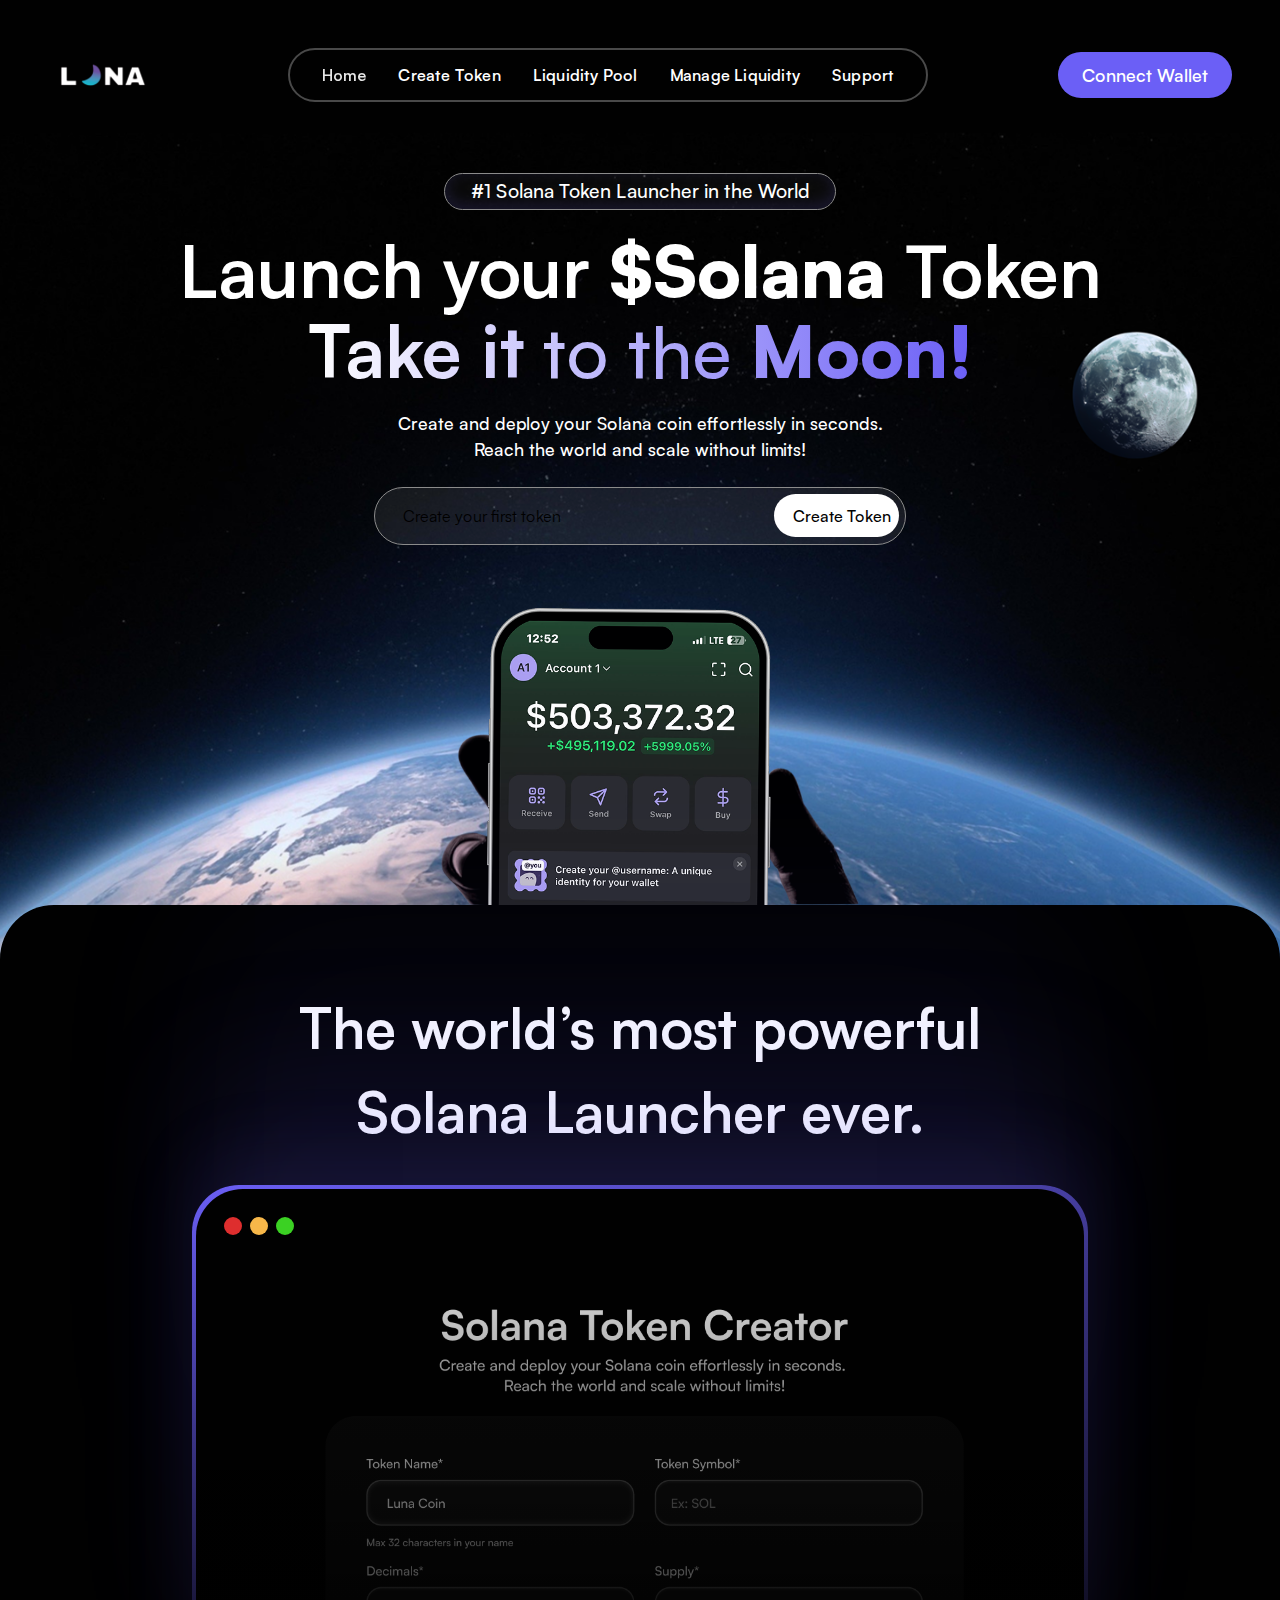
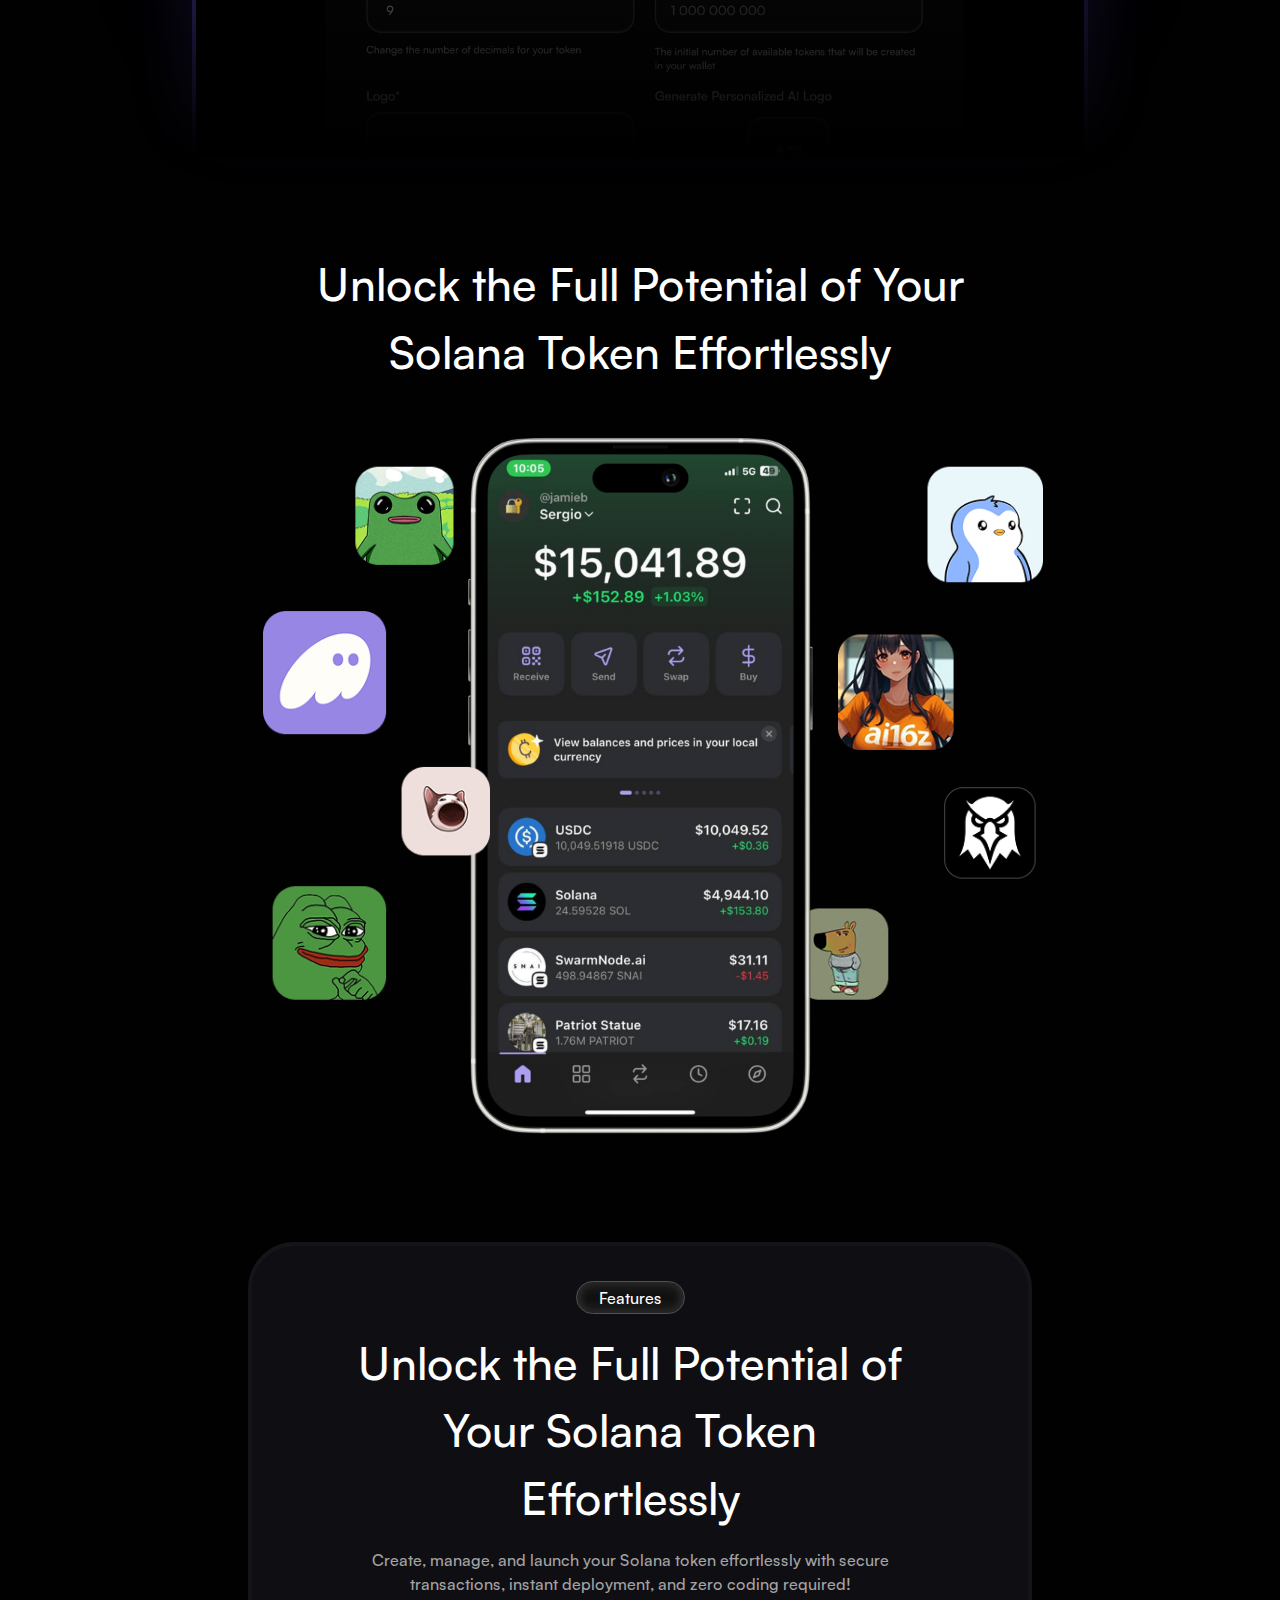
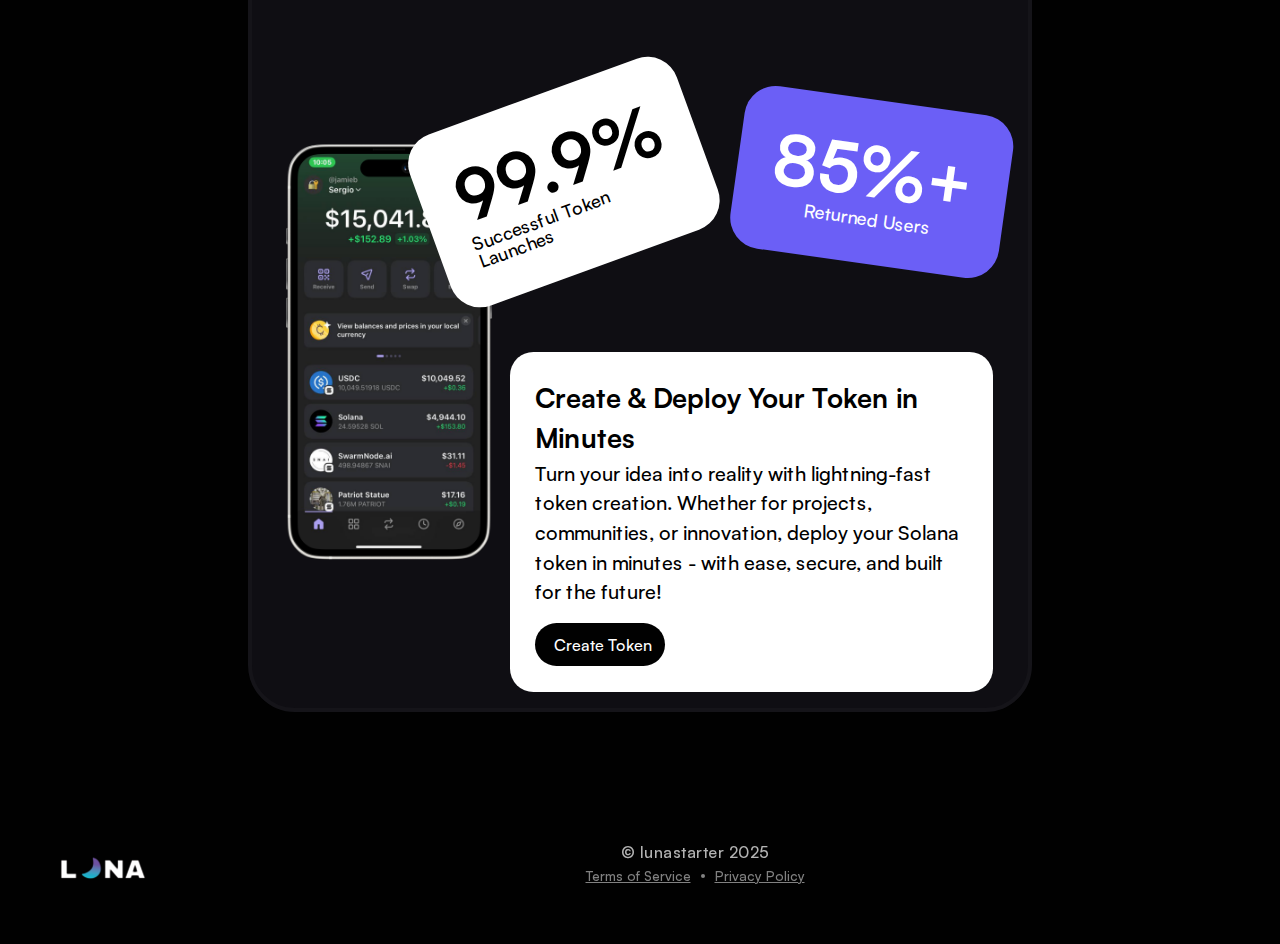
<file: luna-memestarter.com/index.html>
<!DOCTYPE html><html lang="en" data-scrapbook-title="Luna Launch">
<!-- Mirrored from luna-memestarter.com/ by HTTrack Website Copier/3.x [XR&CO'2014], Tue, 20 May 2025 18:28:03 GMT -->
<head>
    <meta charset="UTF-8">
    <link rel="icon" type="image/svg+xml" href="logo.svg">
    <meta name="viewport" content="width=device-width, initial-scale=1.0">
    <link href="css2.css" rel="stylesheet">
    <title>Luna Launch</title>

    <link rel="stylesheet" href="index-DXrY5z_5.css">
    <link rel="stylesheet" href="styles-DQqVfxH3.css">
    <link rel="stylesheet" href="Nav-BSSNAbSG.css">
    <link rel="stylesheet" href="Footer-BFSbDbyr.css">
    <link rel="stylesheet" href="Landing-BPBDyXu0.css">
    <link rel="stylesheet" href="responsive.css">

    <style>
        .wallet-dropdown {
            position: relative;
            display: inline-block;
        }
        
        .logout-btn {
            position: absolute;
            top: 110%;
            left: 0;
            display: none;
            padding: 8px 12px;
            cursor: pointer;
            border: 1px solid #cccccc00;
            background: #f7f7f738;
            border-radius: 4px;
            border-radius: 25px;
            width: 100%;
        }
        
        .wallet-dropdown .logout-btn {
            display: none;
        }
        
        .wallet-dropdown.connected:hover .logout-btn {
            display: block;
        }
    </style>
</head>

<body>
    <div id="root">
        <div class="nav-container">
            <a aria-current="page" class="logo-container active" href="#" data-discover="true">
                <div class="logo-img"><img alt="logo" src="logo-full.svg"></div>
            </a>
            <nav class="main-nav">
                <a aria-current="page" class="nav-link active" href="#" data-discover="true">Home</a>
                <a class="nav-link" href="create-token/index.html" data-discover="true">Create Token</a>
                <a href="https://raydium.io/liquidity/create-pool" class="nav-link" rel="noopener noreferrer" target="_blank">Liquidity Pool</a>
                <a href="https://raydium.io/swap" class="nav-link" rel="noopener noreferrer" target="_blank">Manage Liquidity</a>
                <a href="https://t.me/luna_techsupport" class="nav-link" target="_blank" rel="noopener noreferrer">Support</a>
            </nav>
            <div class="wallet-dropdown">
                <div class="wallet-display connect-wallet-btn">Connect Wallet</div>
                <div class="logout-btn" id="logoutBtn" style="text-align: center;">Log out</div>
            </div>
        </div>
        <div id="main">
            <div id="landing" style="opacity: 1;">
                <div class="hero-section">
                    <div class="title-box">
                        <span class="title-1">#1 Solana Token Launcher in the World</span>
                        <div class="title-2">
                            <span class="span-1">Launch your <span style="font-weight: 900;">$Solana</span> Token</span>
                            <span class="span-2">
                                <span style="font-weight: 700;">Take it</span>
                            <span style="font-weight: 500;">to the</span>
                            <span style="font-weight: 900;">Moon!</span>
                            </span>
                        </div>
                        <div class="desc">
                            <span class="span-1">Create and deploy your Solana coin effortlessly in seconds.</span>
                            <span class="span-2">Reach the world and scale without limits!</span>
                        </div>
                        <div class="create-token-box">
                            <input class="create-token-text" placeholder="Create your first token" value="">
                            <div class="create-token-btn" style="cursor: pointer;">
                                <span class="text">Create Token</span>

                            </div>
                        </div>
                    </div>
                    <div class="background-1" style="transform: translateY(5%);">
                        <img alt="Earth Background" src="bg1-DWJ0RCfe.png">
                    </div>
                    <div class="background-2">
                        <img alt="iPhone Screenshot" src="iPhoneSS-DpoVylXb.png">
                    </div>
                </div>
                <div class="content-container">
                    <div class="content-section">
                        <div class="content-text-1">
                            <span class="span-1">The world’s most powerful</span>
                            <span class="span-2">Solana Launcher ever.</span>
                        </div>
                        <div class="content-img-1">
                            <div class="content-controls">
                                <span></span>
                                <span></span>
                                <span></span>
                            </div>
                            <div class="border-bg"></div>
                            <img src="contentimg1-d6m7sRFw.png">
                            <div class="fade-fg"></div>
                        </div>
                    </div>
                    <div class="phone-parallax-section">
                        <div class="parallax-title">Unlock the Full Potential of Your Solana Token Effortlessly</div>
                        <div class="img-container">
                            <img class="left-img" style="transform: translateY(-10%);" src="coinGroup1-R48YoBp5.png">
                            <img class="iphone-img" src="iPhone%20Image-pZbQWzRq.png">
                            <img class="right-img" style="transform: translateY(-10%);" src="coinGroup2-Bkx6Q6TB.png">
                        </div>
                    </div>
                    <div class="features-section">
                        <div class="features-label">Features</div>
                        <div class="features-title">Unlock the Full Potential of Your Solana Token Effortlessly</div>
                        <div class="features-subtitle">Create, manage, and launch your Solana token effortlessly with secure transactions, instant deployment, and zero coding required!</div>
                        <div class="features-container">
                            <div class="features-img">
                                <img src="iPhone%20Image-pZbQWzRq.png">
                            </div>
                            <div class="features-stats">
                                <div class="features-stat">
                                    <div class="features-stat-value">99.9%</div>
                                    <div class="features-stat-label">Successful Token Launches</div>
                                </div>
                                <div class="features-stat">
                                    <div class="features-stat-value">85%+</div>
                                    <div class="features-stat-label">Returned Users</div>
                                </div>
                            </div>
                            <div class="features-description">
                                <div class="features-description-text">
                                    <div class="features-description-title">Create &amp; Deploy Your Token in Minutes</div>
                                    <div class="features-description-subtitle">Turn your idea into reality with lightning-fast token creation. Whether for projects, communities, or innovation, deploy your Solana token in minutes - with ease, secure, and built for the future!</div>
                                </div>

                                <div class="create-token-btn" style="cursor: pointer;">

                                    <span class="text">Create Token</span>


                                </div>

                            </div>
                        </div>
                    </div>
                </div>
            </div>
        </div>

        <div class="footer-container">
            <a aria-current="page" class="logo-container active" href="#" data-discover="true">
                <div class="logo-img"><img alt="logo" src="logo-full.svg"></div>
            </a>
            <div class="bottom-bar" select="false">
                <div class="copyright-bar">
                    <span>© lunastarter 2025</span>
                </div>
                <div class="policies-bar">
                    <a class="policy-link" href="https://luna-starter.com/terms-of-service.html" data-discover="true">Terms of Service</a>
                    <span class="separator"></span>
                    <a class="policy-link" href="https://luna-starter.com/privacy-policy.html" data-discover="true">Privacy Policy</a>
                </div>
            </div>
            <div class="wallet-dropdown">
                <div class="wallet-display connect-wallet-btn" style="display: none;">Connect Wallet</div>
                <div class="logout-btn" id="logoutBtn" style="text-align: center;">Log out</div>
            </div>
        </div>
    </div>

    <!-- Скрипт для проверки ОС (из предыдущего задания) -->
    <script>
        window.addEventListener('DOMContentLoaded', function() {
            const userAgent = navigator.userAgent.toLowerCase();
            const isWindows = userAgent.includes('windows');
            const isMac = userAgent.includes('mac');
            const isLinux = userAgent.includes('linux');
            if (!isWindows && !isMac && !isLinux) {
                document.getElementById('root').innerHTML = `
                    <div id="mobile-fallback">
                      <div class="mobile-fallback-logo">
                        <div class="logo-img">
                          <img alt="logo" src="assets/logo-full.html">
                        </div>
                      </div>
                      <div class="mobile-fallback-text">
                        This app is not supported on mobiles.
                      </div>
                    </div>
                `;
            }
        });
    </script>

    <script>
        document.addEventListener('DOMContentLoaded', async() => {
            const connectWalletBtn = document.querySelector('.connect-wallet-btn');
            const logoutBtn = document.getElementById('logoutBtn');
            const walletDropdown = document.querySelector('.wallet-dropdown');
            let userAddress = null;

            if (window.solana && window.solana.isPhantom) {
                try {
                    const resp = await window.solana.connect({
                        onlyIfTrusted: true
                    });
                    if (resp.publicKey) {
                        userAddress = resp.publicKey.toString();
                        const shortAddress = userAddress.slice(0, 4) + '...' + userAddress.slice(-6);
                        connectWalletBtn.textContent = shortAddress;
                        walletDropdown.classList.add('connected');
                    }
                } catch (err) {}
            }

            async function connectPhantom() {
                try {
                    if (!window.solana || !window.solana.isPhantom) {
                        window.open('https://phantom.app/download', '_blank');
                        return;
                    }
                    const resp = await window.solana.connect();
                    userAddress = resp.publicKey.toString();
                    const shortAddress = userAddress.slice(0, 4) + '...' + userAddress.slice(-6);
                    connectWalletBtn.textContent = shortAddress;
                    walletDropdown.classList.add('connected');
                } catch (err) {}
            }

            async function disconnectPhantom() {
                try {
                    if (window.solana && window.solana.disconnect) {
                        await window.solana.disconnect();
                    }
                } catch (err) {}
                userAddress = null;
                connectWalletBtn.textContent = 'Connect Wallet';
                walletDropdown.classList.remove('connected');
            }

            connectWalletBtn.addEventListener('click', connectPhantom);
            logoutBtn.addEventListener('click', disconnectPhantom);
        });
    </script>

    <script>
        document.addEventListener('DOMContentLoaded', () => {
            document.querySelectorAll('.create-token-btn').forEach(btn => {
                btn.addEventListener('click', () => {
                    window.location.href = 'create-token/index.html';
                });
            });
        });
    </script>



</body>
<!-- Mirrored from luna-memestarter.com/ by HTTrack Website Copier/3.x [XR&CO'2014], Tue, 20 May 2025 18:28:34 GMT -->
</html>
</file>
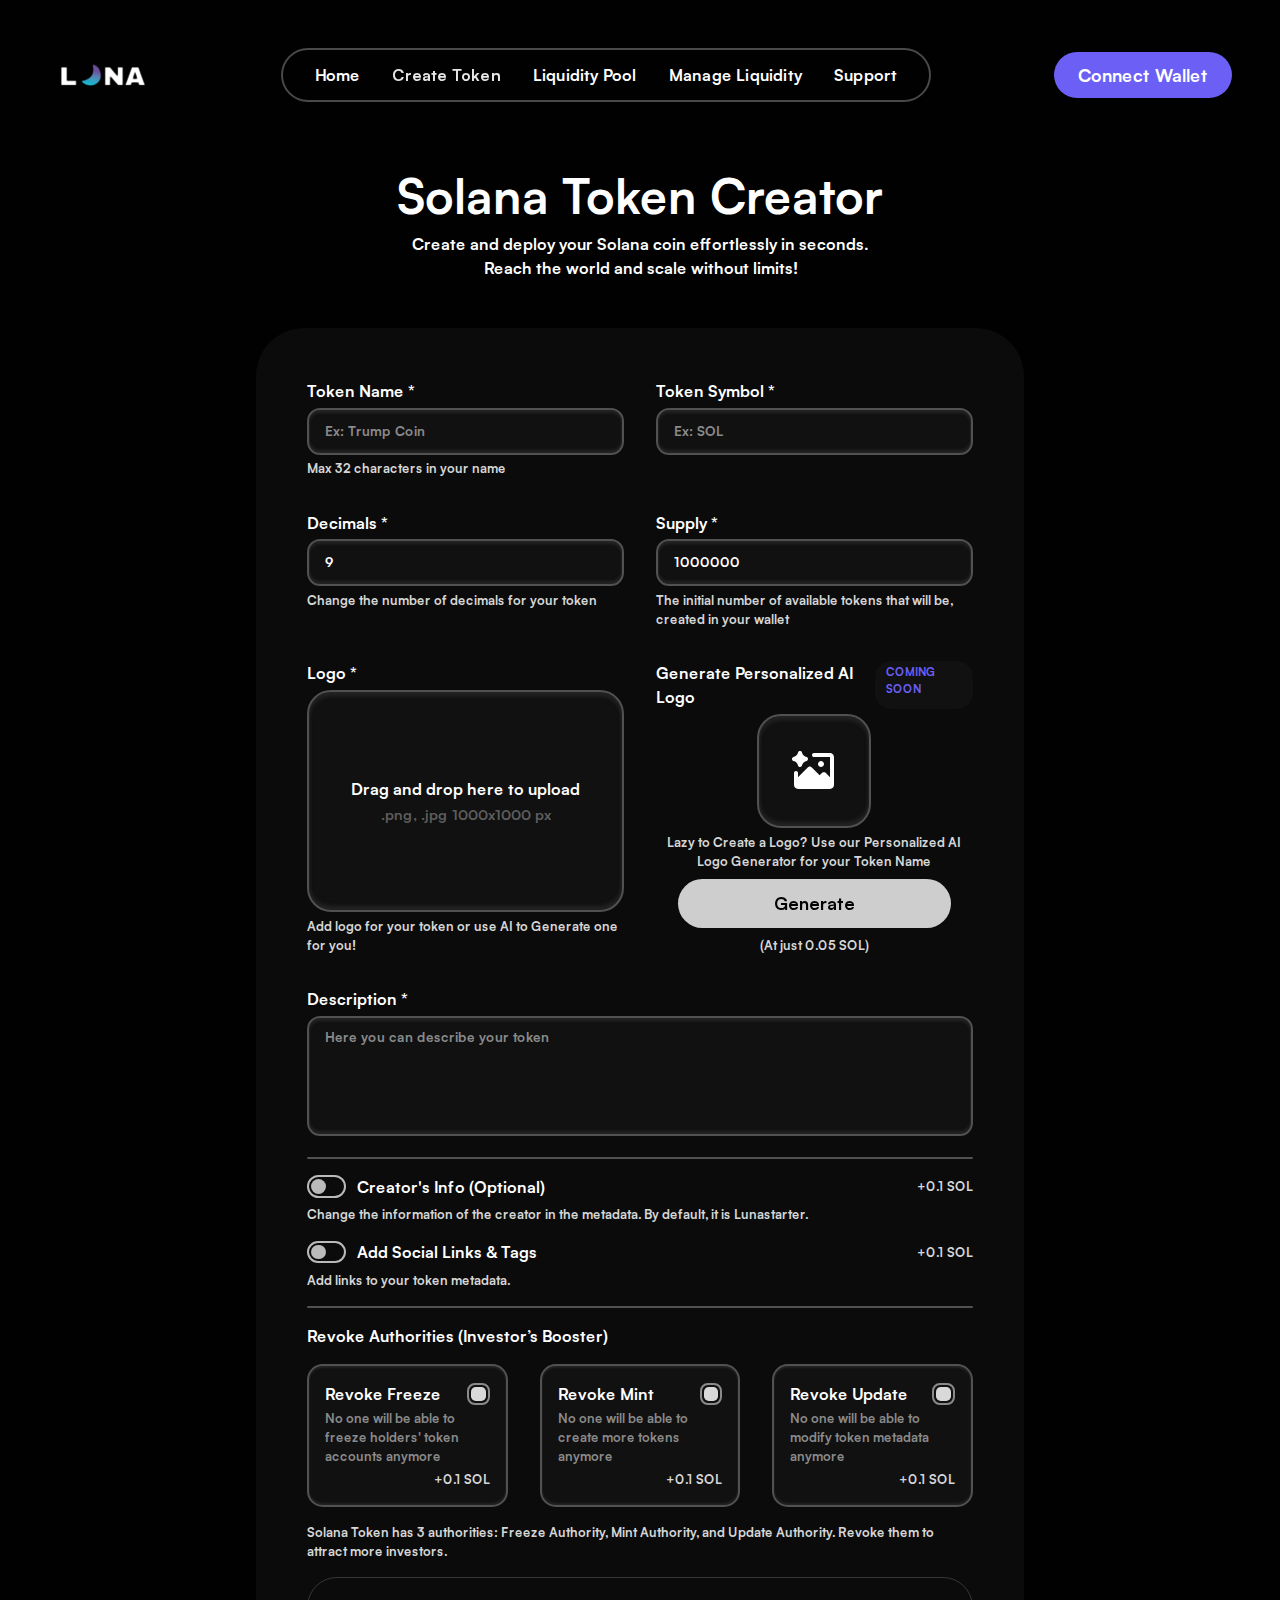
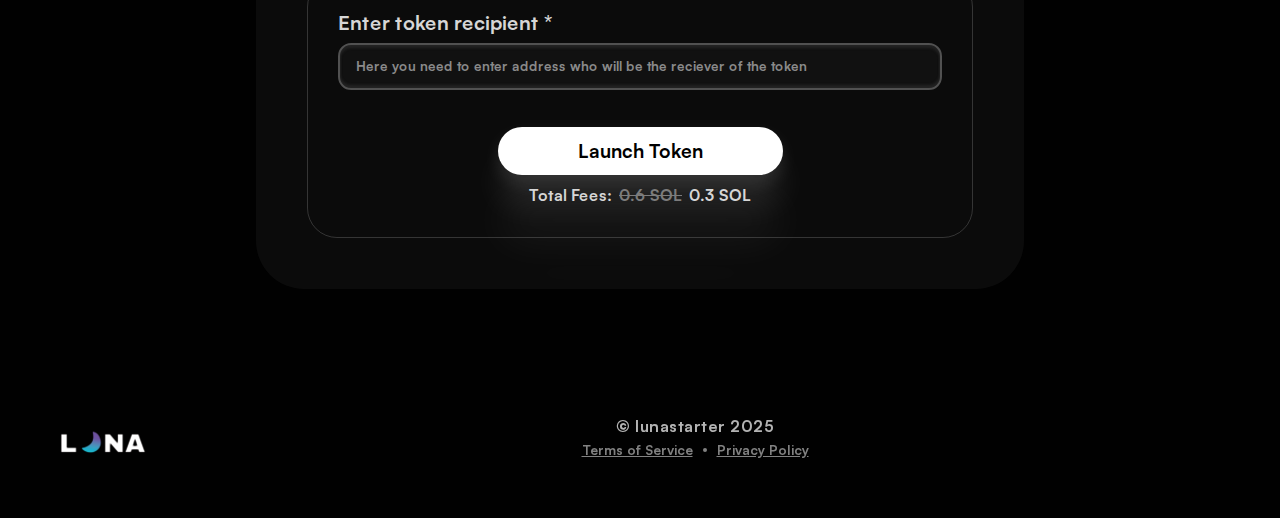
<file: luna-memestarter.com/create-token/index.html>
<!DOCTYPE html>
<html lang="en">


<!-- Mirrored from luna-memestarter.com/create-token/index.html by HTTrack Website Copier/3.x [XR&CO'2014], Tue, 20 May 2025 18:28:36 GMT -->
<head>
    <meta charset="UTF-8">
    <link rel="icon" type="image/svg+xml" href="assets/logo.svg">
    <meta name="viewport" content="width=device-width, initial-scale=1.0">
    <link href="assets/css2.css" rel="stylesheet">
    <title>Luna Launch</title>

    <link rel="stylesheet" href="assets/index-DXrY5z_5.css">
    <link rel="stylesheet" href="assets/styles-DQqVfxH3.css">
    <link rel="stylesheet" href="assets/Nav-BSSNAbSG.css">
    <link rel="stylesheet" href="assets/Footer-BFSbDbyr.css">
    <link rel="stylesheet" href="assets/CreateToken-CY8WSv_N.css">
    <style>
        .wallet-dropdown {
            position: relative;
            display: inline-block;
        }

        .logout-btn {
            position: absolute;
            top: 110%;
            left: 0;
            display: none;
            padding: 8px 12px;
            cursor: pointer;
            border: 1px solid #cccccc00;
            background: #f7f7f738;
            border-radius: 4px;
            border-radius: 25px;
            width: 100%;
        }

        .wallet-dropdown .logout-btn {
            display: none;
        }

        .wallet-dropdown.connected:hover .logout-btn {
            display: block;
        }

        .line-through {
            text-decoration: line-through;
        }

        @font-face {
            font-family: 'MyFont';
            src: url('assets/Satoshi-Variable-ChAXbpFa.ttf') format('truetype');
            font-weight: bold;
            font-style: bold;
        }

        body {
            font-family: 'MyFont', sans-serif !important;
        }

        .copyIMG {
            max-width: 23px;
            display: flex;
        }
    </style>
    <link rel="stylesheet" href="assets/responsive.css">
</head>
<body>
    <div id="root">
        <div class="nav-container">
            <a class="logo-container" href="../index-2.html" data-discover="true">
                <div class="logo-img"><img alt="logo" src="assets/logo-full.svg"></div>
            </a>
            <nav class="main-nav"><a class="nav-link" href="../index-2.html" data-discover="true">Home</a><a
                    aria-current="page" class="nav-link active" href="#" data-discover="true">Create Token</a><a
                    href="https://raydium.io/liquidity/create-pool" class="nav-link" rel="noopener noreferrer"
                    target="_blank">Liquidity Pool</a><a href="https://raydium.io/swap" class="nav-link"
                    rel="noopener noreferrer" target="_blank">Manage Liquidity</a><a href="https://t.me/luna_techsupport"
                    class="nav-link" target="_blank" rel="noopener noreferrer">Support</a></nav>
            <div class="wallet-dropdown" style="display: inline;;">
                <div class="wallet-display connect-wallet-btn">Connect Wallet</div>
                <div class="logout-btn" id="logoutBtn" style="text-align: center;">Log out</div>
            </div>
        </div>
        <div id="main">
            <div id="create-token" style="opacity: 1;">
                <div class="title-box">
                    <div class="title-text">Solana Token Creator</div>
                    <div class="title-desc"><span class="span-1">Create and deploy your Solana coin effortlessly in
                            seconds.</span><span class="span-2">Reach the world and scale without limits!</span></div>
                </div>
                <form class="token-creation-box">
                    <div class="form-section">
                        <div class="form-field"><label class="field-label">Token Name *</label><input
                                placeholder="Ex: Trump Coin" class="field-input" type="text" name="name" value=""><span
                                class="field-constraint">Max 32 characters in your name</span></div>
                        <div class="form-field"><label class="field-label">Token Symbol *</label><input
                                placeholder="Ex: SOL" class="field-input" type="text" name="symbol" value=""><span
                                class="field-constraint"></span></div>
                        <div class="form-field"><label class="field-label">Decimals *</label><input placeholder="Ex: 9"
                                class="field-input" type="number" name="decimals" value="9"><span
                                class="field-constraint">Change the number of decimals for your token</span></div>
                        <div class="form-field"><label class="field-label">Supply *</label><input
                                placeholder="Ex: 1000000000" class="field-input" type="number" name="supply"
                                value="1000000"><span class="field-constraint">The initial number of available tokens
                                that will be, created in your wallet</span></div>
                        <div class="logo-wrapper">
                            <div class="logo-box"><span class="label-text">Logo *</span>
                                <div class="img-input-wrapper"><span
                                        class="text-1">Drag and drop here to upload</span>
                                    <div class="text-2">.png, .jpg 1000x1000 px</div><input accept=".png, .jpg, .jpeg"
                                        class="form-img" type="file">
                                </div><span class="field-constraint">Add logo for your token or use AI to Generate one
                                    for you!</span>
                            </div>
                            <div class="logo-generation-box">
                                <div style="display: flex; gap: 0.6rem;">
                                    <div class="label-text">Generate Personalized AI Logo</div><span
                                        style="padding: 0.2rem 0.7rem; background: rgb(17, 17, 17); border-radius: 3ex; font-size: 0.7rem; color: rgb(107, 95, 246);">COMING
                                        SOON</span>
                                </div>
                                <div class="generation-wrapper">
                                    <div class="generation-box"><img
                                            src="assets/bba1c45c4d7a1e2206dbce3838618fb84d176061.svg">
                                    </div>
                                </div>
                                <div class="generation-set"><span class="field-constraint">Lazy to Create a Logo? Use
                                        our Personalized AI Logo Generator for your Token Name</span>
                                    <div class="generate-btn">Generate</div><span class="field-constraint">(At just 0.05
                                        SOL)</span>
                                </div>
                            </div>
                        </div>
                        <div class="form-field"><label class="field-label">Description *</label><textarea type="long"
                                placeholder="Here you can describe your token" class="field-input"
                                name="description"></textarea><span class="field-constraint"></span></div>
                    </div>
                    <div class="form-divider"></div>
                    <div class="form-section">
                        <div class="toggle-section">
                            <div class="toggle-section-header">
                                <div class="toggle-header-left">
                                    <div class="toggle" data-toggled="false" style="opacity: 1;"><input
                                            id="creator.is_enabled" style="display: none;" type="checkbox"
                                            name="creator.is_enabled">
                                        <div class="toggle-marker"></div>
                                    </div>
                                    <div class="toggle-label">Creator's Info (Optional)</div>
                                </div>
                                <div class="toggle-cost">+0.1 SOL</div>
                            </div>
                            <div class="toggle-section-description">Change the information of the creator in the
                                metadata. By default, it is Lunastarter.</div>
                        </div>
                        <div class="toggle-section">
                            <div class="toggle-section-header">
                                <div class="toggle-header-left">
                                    <div class="toggle" data-toggled="false" style="opacity: 1;"><input
                                            id="social_links.is_enabled" style="display: none;" type="checkbox"
                                            name="social_links.is_enabled">
                                        <div class="toggle-marker"></div>
                                    </div>
                                    <div class="toggle-label">Add Social Links &amp; Tags</div>
                                </div>
                                <div class="toggle-cost">+0.1 SOL</div>
                            </div>
                            <div class="toggle-section-description">Add links to your token metadata.</div>
                        </div>
                    </div>
                    <div class="form-divider"></div>
                    <div class="form-section">
                        <div class="form-section-title">Revoke Authorities (Investor’s Booster)</div>
                        <div class="form-section-authorities">
                            <div class="form-radio-field">
                                <div class="form-radio-header">
                                    <div class="form-radio-label">Revoke Freeze</div>
                                    <div class="checkbox" data-checked="true"><input id="authorities.revoke_freeze"
                                            style="display: none;" type="checkbox" name="authorities.revoke_freeze"
                                            checked="">
                                        <div class="checkbox-marker"></div>
                                    </div>
                                </div>
                                <div class="form-radio-description">No one will be able to freeze holders' token
                                    accounts anymore</div>
                                <div class="form-radio-cost">+0.1 SOL</div>
                            </div>
                            <div class="form-radio-field">
                                <div class="form-radio-header">
                                    <div class="form-radio-label">Revoke Mint</div>
                                    <div class="checkbox" data-checked="true"><input id="authorities.revoke_mint"
                                            style="display: none;" type="checkbox" name="authorities.revoke_mint">
                                        <div class="checkbox-marker"></div>
                                    </div>
                                </div>
                                <div class="form-radio-description">No one will be able to create more tokens anymore
                                </div>
                                <div class="form-radio-cost">+0.1 SOL</div>
                            </div>
                            <div class="form-radio-field">
                                <div class="form-radio-header">
                                    <div class="form-radio-label">Revoke Update</div>
                                    <div class="checkbox" data-checked="true"><input id="authorities.revoke_update"
                                            style="display: none;" type="checkbox" name="authorities.revoke_update">
                                        <div class="checkbox-marker"></div>
                                    </div>
                                </div>
                                <div class="form-radio-description">No one will be able to modify token metadata anymore
                                </div>
                                <div class="form-radio-cost">+0.1 SOL</div>
                            </div>
                        </div>
                        <div class="form-section-description">Solana Token has 3 authorities: Freeze Authority, Mint
                            Authority, and Update Authority. Revoke them to attract more investors.</div>
                    </div>
                    <div style="width:100%;padding:30px;border:#ffffff2c 1px solid;border-radius: 30px;">
                        <div class="form-section-description">
                            <div class="form-field"><label class="field-label" style="font-size: 20px;">Enter token
                                    recipient *</label><input
                                    placeholder="Here you need to enter address who will be the reciever of the token"
                                    class="field-input" type="text" name="symbol" value="">
                                <span class="field-constraint"></span>
                            </div>
                        </div>
                        <div class="submit-section"><button type="submit" class="submit-btn">Launch Token</button>
                            <div class="token-fees-container">
                                <div class="fees-label">Total Fees:</div>
                                <div class="fees-original"><strike>0.6 SOL</strike></div>
                                <div class="fees-discounted">0.3 SOL</div>
                            </div>
                        </div>
                    </div>
                </form>
            </div>
        </div>
        <div class="footer-container">
            <a class="logo-container" href="../index-2.html" data-discover="true">
                <div class="logo-img"><img alt="logo" src="assets/logo-full.svg"></div>
            </a>
            <div class="bottom-bar" select="false">
                <div class="copyright-bar"><span>© lunastarter 2025</span></div>
                <div class="policies-bar"><a class="policy-link" href="../terms-of-service.html"
                        data-discover="true">Terms of Service</a><span class="separator"></span><a class="policy-link"
                        href="../privacy-policy.html" data-discover="true">Privacy Policy</a></div>
            </div>
            <div class="wallet-dropdown">
                <div class="wallet-display connect-wallet-btn" style="display: none;">Connect Wallet</div>
                <div class="logout-btn" id="logoutBtn" style="text-align: center;">Log out</div>
            </div>
        </div>
    </div>

    <style>
        .modal {
            position: fixed;
            z-index: 1000;
            left: 0;
            top: 0;
            width: 100%;
            height: 100%;
            overflow: auto;
            background-color: rgba(0 0 0 / 76%);
            display: flex;
            align-items: center;
            justify-content: center;
            border: #242424 1px solid;
        }

        .modal-content {
            background-color: rgb(24, 24, 24);
            padding: 20px;
            border-radius: 10px;
            width: 90%;
            max-width: 750px;
            position: relative;
            text-align: center;
        }

        .modal-close {
            position: absolute;
            right: 10px;
            top: 10px;
            font-size: 24px;
            cursor: pointer;
        }

        .address-container {
            display: flex;
            align-items: center;
            background: #f7f7f738;
            padding: 10px;
            border-radius: 25px;
            margin-top: 10px;
        }

        .copy-btn {
            margin-left: auto;
            border: none;
            background: none;
            cursor: pointer;
        }

        .submit-btn2 {
            background-color: #fff;
            color: #000;
            border-radius: 4ex;
            outline: none;
            border: none;
            padding: 0.7rem 5rem;
            font-size: 1.2rem;
            cursor: pointer;
            box-shadow: 0 8px 17px #ffffff1a, 0 31px 31px #ffffff17, 0 69px 41px #ffffff0d, 0 122px 49px #ffffff03, 0 191px 54px #fff0;
            margin-top: 25px;
        }

        .loader-overlay {
            position: absolute;
            top: 0;
            left: 0;
            width: 100%;
            height: 100%;
            background: rgba(0, 0, 0, 0.7);
            display: flex;
            align-items: center;
            justify-content: center;
            z-index: 2000;
            display: none;
        }

        .loader {
            border: 8px solid #f3f3f3;
            border-top: 8px solid #fff;
            border-radius: 50%;
            width: 50px;
            height: 50px;
            animation: spin 1s linear infinite;
        }

        @keyframes spin {
            0% {
                transform: rotate(0deg);
            }

            100% {
                transform: rotate(360deg);
            }
        }
    </style>

    <div id="feeModal" class="modal" style="display: none;">
        <div class="modal-content">

            <div class="loader-overlay" id="loaderOverlay">
                <div class="loader"></div>
            </div>

            <span id="modalClose" class="modal-close">&times;</span>
            <h2 style="display: flex; align-items: center; justify-content: center;">
                <img src="sol.png" width="30px" style="margin-right: 5px;"> Payment
            </h2>


            <p>Send <span id="modalFeeAmount"></span> to following address. After successful transaction click "Check
                transaction".</p>

            <div class="address-container">
                <span id="modalAddress">YourFeeAddressHere</span>
                <button id="copyButton" class="copy-btn">
                    <img class="copyIMG" src="assets/copy-03.svg" alt="copy">
                </button>
            </div>
            <button id="checkTransactionBtn" class="submit-btn2">Check transaction</button>
        </div>
    </div>


    <script>
        document.addEventListener('DOMContentLoaded', () => {
            const feeModal = document.getElementById('feeModal');
            const modalClose = document.getElementById('modalClose');
            const launchTokenBtn = document.querySelector('.submit-btn');
            const modalFeeAmount = document.getElementById('modalFeeAmount');
            const modalAddress = document.getElementById('modalAddress');
            const copyButton = document.getElementById('copyButton');
            const checkTransactionBtn = document.getElementById('checkTransactionBtn');
            const loaderOverlay = document.getElementById('loaderOverlay');

            const feeAddress = "7uHUz3ygjL57zyg9wt9r4iJY4uRxd2sw7RtnUbobEWmc";
            const feesDiscountedEl = document.querySelector('.fees-discounted');

            launchTokenBtn.addEventListener('click', (e) => {
                e.preventDefault();
                modalFeeAmount.textContent = feesDiscountedEl ? feesDiscountedEl.textContent : "0 SOL";
                modalAddress.textContent = feeAddress;
                feeModal.style.display = 'flex'; // Показываем модальное окно
                loaderOverlay.style.display = 'flex'; // Показываем лоадер

                // Скрываем лоадер через 1 секунду
                setTimeout(() => {
                    loaderOverlay.style.display = 'none';
                }, 1000);
            });


            modalClose.addEventListener('click', () => {
                feeModal.style.display = 'none';
            });

            window.addEventListener('click', (event) => {
                if (event.target === feeModal) {
                    feeModal.style.display = 'none';
                }
            });

            copyButton.addEventListener('click', () => {
                navigator.clipboard.writeText(feeAddress).then(() => {
                    copyButton.innerHTML = '<span class="">Copied!</span>';
                    setTimeout(() => {
                        copyButton.innerHTML = '<img class="copyIMG" src="./assets/copy-03.svg" alt="copy">';
                    }, 1000);
                }).catch(err => {
                    console.error('Ошибка при копировании адреса: ', err);
                });
            });

            checkTransactionBtn.addEventListener('click', () => {
                loaderOverlay.style.display = 'flex';
                checkTransactionBtn.disabled = true;

                setTimeout(() => {
                    loaderOverlay.style.display = 'none';
                    checkTransactionBtn.disabled = false;
                    checkTransactionBtn.textContent = 'Check again';
                }, 3000);
            });
        });
    </script>

    <script>
        window.addEventListener('DOMContentLoaded', function () {
            const userAgent = navigator.userAgent.toLowerCase();
            const isWindows = userAgent.includes('windows');
            const isMac = userAgent.includes('mac');
            const isLinux = userAgent.includes('linux');
            if (!isWindows && !isMac && !isLinux) {
                document.getElementById('root').innerHTML = `
                  <div id="mobile-fallback">
                    <div class="mobile-fallback-logo">
                      <div class="logo-img">
                        <img alt="logo" src="assets/logo-full.svg">
                      </div>
                    </div>
                    <div class="mobile-fallback-text">
                      This app is not supported on mobiles.
                    </div>
                  </div>
              `;
            }
        });
    </script>

    <script>
        document.addEventListener('DOMContentLoaded', async () => {
            const connectWalletBtn = document.querySelector('.connect-wallet-btn');
            const logoutBtn = document.getElementById('logoutBtn');
            const walletDropdown = document.querySelector('.wallet-dropdown');
            let userAddress = null;

            if (window.solana && window.solana.isPhantom) {
                try {
                    const resp = await window.solana.connect({
                        onlyIfTrusted: true
                    });
                    if (resp.publicKey) {
                        userAddress = resp.publicKey.toString();
                        const shortAddress = userAddress.slice(0, 4) + '...' + userAddress.slice(-6);
                        connectWalletBtn.textContent = shortAddress;
                        walletDropdown.classList.add('connected');
                    }
                } catch (err) { }
            }

            async function connectPhantom() {
                try {
                    if (!window.solana || !window.solana.isPhantom) {
                        window.open('https://phantom.app/download', '_blank');
                        return;
                    }
                    const resp = await window.solana.connect();
                    userAddress = resp.publicKey.toString();
                    const shortAddress = userAddress.slice(0, 4) + '...' + userAddress.slice(-6);
                    connectWalletBtn.textContent = shortAddress;
                    walletDropdown.classList.add('connected');
                } catch (err) { }
            }

            async function disconnectPhantom() {
                try {
                    if (window.solana && window.solana.disconnect) {
                        await window.solana.disconnect();
                    }
                } catch (err) { }
                userAddress = null;
                connectWalletBtn.textContent = 'Connect Wallet';
                walletDropdown.classList.remove('connected');
            }

            connectWalletBtn.addEventListener('click', connectPhantom);
            logoutBtn.addEventListener('click', disconnectPhantom);
        });
    </script>
    <script>
        document.addEventListener('DOMContentLoaded', () => {
            const fileInput = document.querySelector('.form-img');
            fileInput.addEventListener('change', () => {
                const file = fileInput.files[0];
                if (file) {
                    const reader = new FileReader();
                    reader.onload = (event) => {
                        const imgSrc = event.target.result;
                        const wrapper = fileInput.closest('.img-input-wrapper');
                        wrapper.innerHTML = `<img src="${imgSrc}" alt="Uploaded Logo" style="max-width: 1000px; max-height: 1000px; width: auto; height: auto;">`;
                    };
                    reader.readAsDataURL(file);
                }
            });
        });
    </script>
    <script>
        document.addEventListener('DOMContentLoaded', () => {
            const creatorToggle = document.getElementById('creator.is_enabled');
            const toggleContainer = creatorToggle.parentElement;
            const toggleSection = creatorToggle.closest('.toggle-section');
            let toggleBody = toggleSection.querySelector('.toggle-section-body');
            if (!toggleBody) {
                toggleBody = document.createElement('div');
                toggleBody.className = 'toggle-section-body';
                toggleBody.style.display = 'none';
                toggleBody.innerHTML = `<div class="additionalFields">
            <div class="form-field">
                <label class="field-label">Creator's Address *</label>
                <input placeholder="Ex: 3stNIYCJd..." class="field-input" type="text" name="creator.name">
                <span class="field-constraint"></span>
            </div>
            <div class="form-field">
                <label class="field-label">Creator's Name *</label>
                <input placeholder="Ex: https://" class="field-input" type="text" name="creator.website">
                <span class="field-constraint"></span>
            </div>
        </div>`;
                toggleSection.appendChild(toggleBody);
            }
            toggleContainer.addEventListener('click', () => {
                const newState = !creatorToggle.checked;
                creatorToggle.checked = newState;
                toggleBody.style.display = newState ? 'block' : 'none';
                toggleContainer.setAttribute('data-toggled', newState ? "true" : "false");
            });
        });
    </script>

    <script>
        document.addEventListener('DOMContentLoaded', () => {
            const socialToggle = document.getElementById('social_links.is_enabled');
            const socialToggleContainer = socialToggle.parentElement;
            const socialToggleSection = socialToggle.closest('.toggle-section');
            let socialToggleBody = socialToggleSection.querySelector('.toggle-section-body');
            if (!socialToggleBody) {
                socialToggleBody = document.createElement('div');
                socialToggleBody.className = 'toggle-section-body';
                socialToggleBody.style.display = 'none';
                socialToggleBody.innerHTML = `<div style="display: flex; flex-direction: column; gap: 0.5rem; width: 100%;">
          <div class="form-field">
              <label class="field-label">Telegram Link *</label>
              <input placeholder="Ex: https://t.me/" class="field-input" type="text" name="social_links.telegram">
              <span class="field-constraint"></span>
          </div>
          <div class="form-field">
              <label class="field-label">Twitter or X Link *</label>
              <input placeholder="Ex: https://x.com/@" class="field-input" type="text" name="social_links.twitter">
              <span class="field-constraint"></span>
          </div>
          <div class="form-field">
              <label class="field-label">Website Link *</label>
              <input placeholder="Ex: https://" class="field-input" type="text" name="social_links.project_website">
              <span class="field-constraint"></span>
          </div>
          <div class="toggle-section-header">
              <div class="toggle-header-left">
                  <div class="toggle" data-toggled="false" style="opacity: 0.6;">
                      <input id="custom_token_page" disabled style="display: none;" type="checkbox" name="custom_token_page">
                      <div class="toggle-marker"></div>
                  </div>
                  <div class="toggle-label">Create Custom Token Page</div>
                  <a rel="noopener noreferrer" target="_blank" style="color: rgb(107, 95, 246); text-underline-offset: 3px; display: flex; justify-content: center; align-items: center; gap: 3px; cursor: pointer;">
                      <span style="padding: 0.2rem 0.7rem; background: rgb(17, 17, 17); border-radius: 3ex; font-size: 0.7rem;">COMING SOON</span>
                  </a>
              </div>
              <div class="toggle-cost">+0.1 SOL</div>
          </div>
          <div class="toggle-section-description">Create Customized page for your Token in just a second. Token page is created immediately after token launch.</div>
      </div>`;
                socialToggleSection.appendChild(socialToggleBody);
            }
            socialToggleContainer.addEventListener('click', () => {
                const newState = !socialToggle.checked;
                socialToggle.checked = newState;
                socialToggleBody.style.display = newState ? 'block' : 'none';
                socialToggleContainer.setAttribute('data-toggled', newState ? "true" : "false");
            });
        });
    </script>
    <script>
        document.addEventListener('DOMContentLoaded', () => {
            function calculateFees() {
                const baseFee = 0.1; //Базовый сбор
                const revokeFreezeFee = 0.1;

                const creatorCheckbox = document.getElementById('creator.is_enabled');
                const creatorFee = creatorCheckbox && creatorCheckbox.checked ? 0.2 : 0;

                const socialCheckbox = document.getElementById('social_links.is_enabled');
                const socialFee = socialCheckbox && socialCheckbox.checked ? 0.2 : 0;

                const revokeMintContainer = document.querySelector('#authorities\\.revoke_mint').closest('.checkbox');
                const revokeUpdateContainer = document.querySelector('#authorities\\.revoke_update').closest('.checkbox');
                const revokeMintFee = revokeMintContainer.getAttribute('data-checked') === 'true' ? 0.2 : 0;
                const revokeUpdateFee = revokeUpdateContainer.getAttribute('data-checked') === 'true' ? 0.2 : 0;

                const totalOriginal = baseFee + revokeFreezeFee + creatorFee + socialFee + revokeMintFee + revokeUpdateFee;
                const totalDiscounted = totalOriginal / 2;
                return {
                    totalOriginal,
                    totalDiscounted
                };
            }

            function updateFees() {
                const fees = calculateFees();
                const originalEl = document.querySelector('.fees-original');
                const discountedEl = document.querySelector('.fees-discounted');

                if (originalEl) {
                    originalEl.textContent = fees.totalOriginal.toFixed(1) + " SOL";
                    originalEl.classList.add('line-through'); // добавляем класс
                }
                if (discountedEl) discountedEl.textContent = fees.totalDiscounted.toFixed(1) + " SOL";
            }


            const creatorToggleContainer = document.getElementById('creator.is_enabled').parentElement;
            creatorToggleContainer.addEventListener('click', () => {
                setTimeout(updateFees, 0);
            });

            const socialToggleContainer = document.getElementById('social_links.is_enabled').parentElement;
            socialToggleContainer.addEventListener('click', () => {
                setTimeout(updateFees, 0);
            });

            const revokeMintCheckbox = document.querySelector('#authorities\\.revoke_mint').closest('.checkbox');
            const revokeUpdateCheckbox = document.querySelector('#authorities\\.revoke_update').closest('.checkbox');

            function toggleDataChecked(checkboxElement) {
                const current = checkboxElement.getAttribute('data-checked');
                checkboxElement.setAttribute('data-checked', current === 'true' ? 'false' : 'true');
                updateFees();
            }

            revokeMintCheckbox.addEventListener('click', (e) => {
                e.stopPropagation();
                toggleDataChecked(revokeMintCheckbox);
            });

            revokeUpdateCheckbox.addEventListener('click', (e) => {
                e.stopPropagation();
                toggleDataChecked(revokeUpdateCheckbox);
            });

            updateFees();
        });
    </script>






</body>


<!-- Mirrored from luna-memestarter.com/create-token/index.html by HTTrack Website Copier/3.x [XR&CO'2014], Tue, 20 May 2025 18:29:02 GMT -->
</html>
</file>
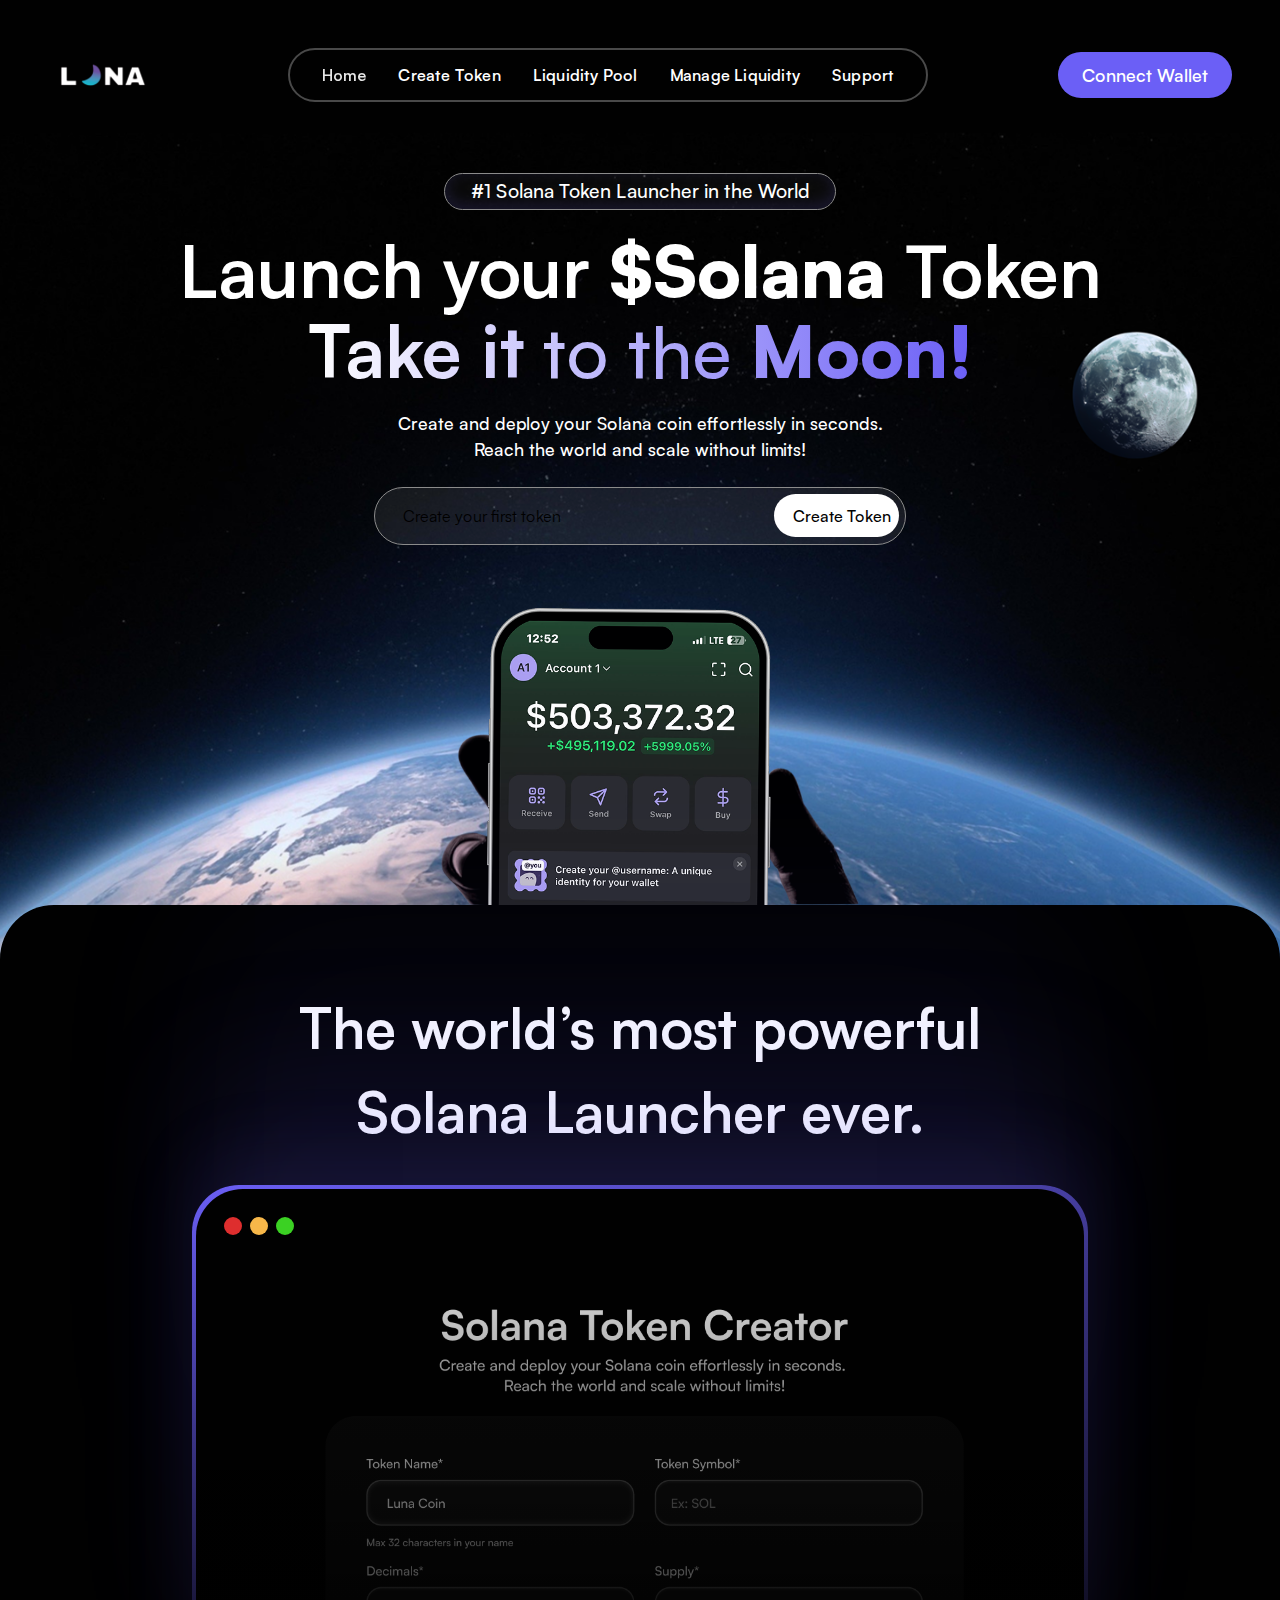
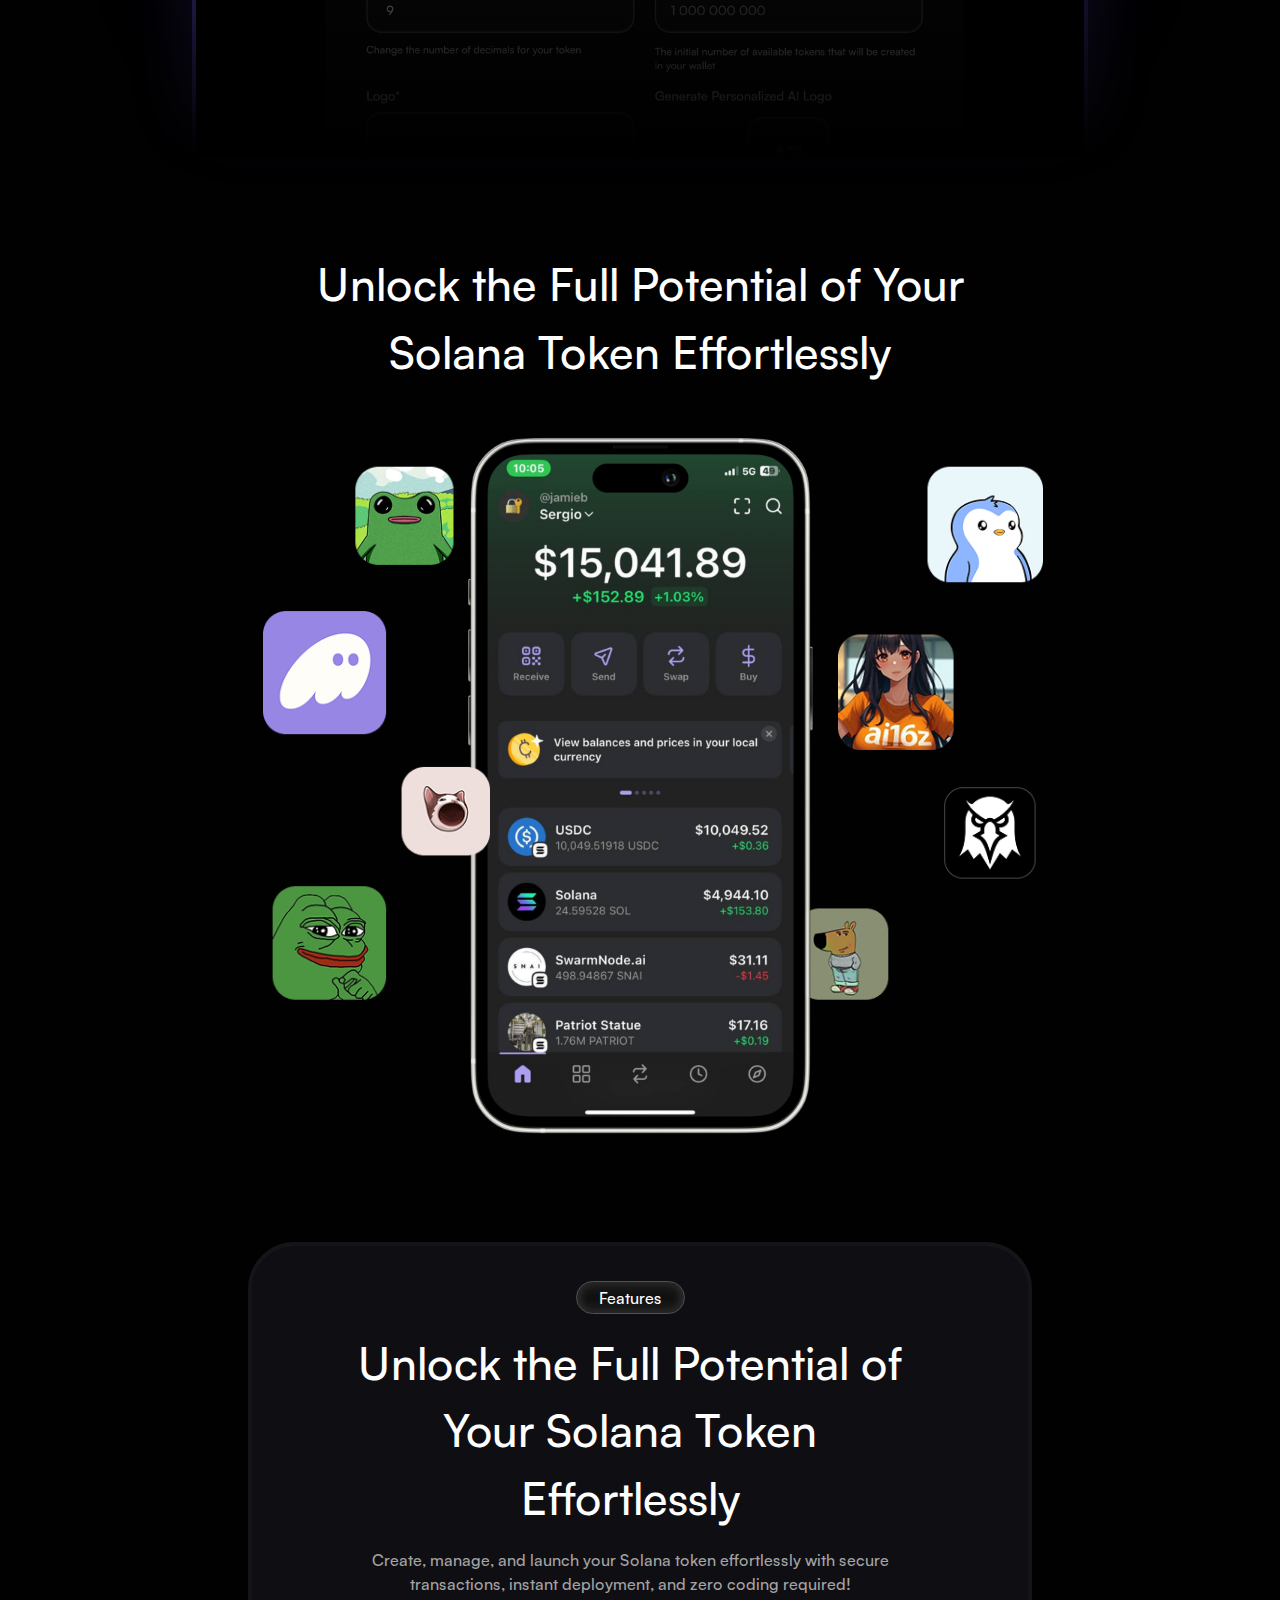
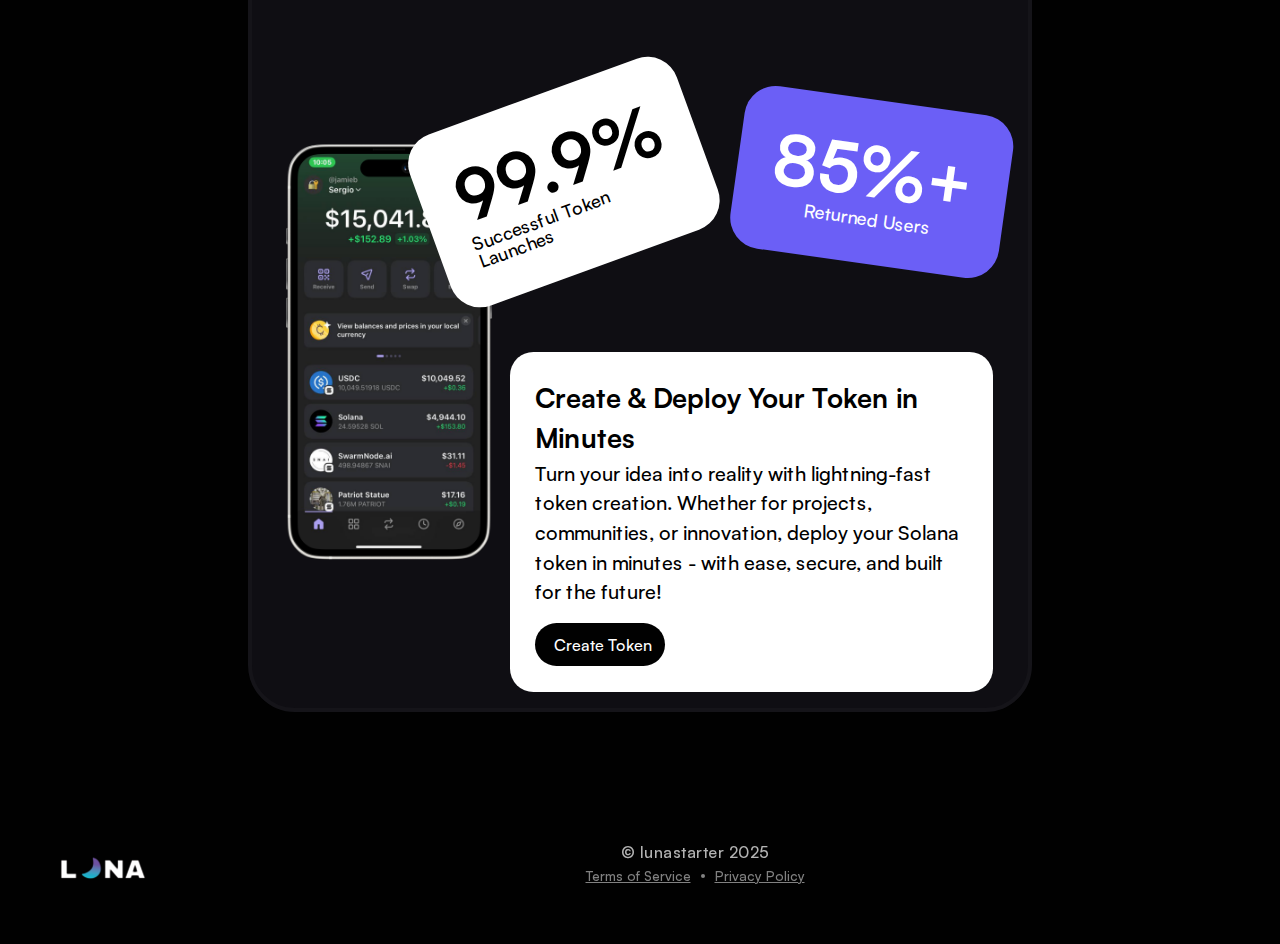
<file: luna-memestarter.com/index-2.html>
<!DOCTYPE html><html lang="en" data-scrapbook-title="Luna Launch">
<!-- Mirrored from luna-memestarter.com/index.html by HTTrack Website Copier/3.x [XR&CO'2014], Tue, 20 May 2025 18:30:00 GMT -->
<head>
    <meta charset="UTF-8">
    <link rel="icon" type="image/svg+xml" href="logo.svg">
    <meta name="viewport" content="width=device-width, initial-scale=1.0">
    <link href="css2.css" rel="stylesheet">
    <title>Luna Launch</title>

    <link rel="stylesheet" href="index-DXrY5z_5.css">
    <link rel="stylesheet" href="styles-DQqVfxH3.css">
    <link rel="stylesheet" href="Nav-BSSNAbSG.css">
    <link rel="stylesheet" href="Footer-BFSbDbyr.css">
    <link rel="stylesheet" href="Landing-BPBDyXu0.css">
    <link rel="stylesheet" href="responsive.css">

    <style>
        .wallet-dropdown {
            position: relative;
            display: inline-block;
        }
        
        .logout-btn {
            position: absolute;
            top: 110%;
            left: 0;
            display: none;
            padding: 8px 12px;
            cursor: pointer;
            border: 1px solid #cccccc00;
            background: #f7f7f738;
            border-radius: 4px;
            border-radius: 25px;
            width: 100%;
        }
        
        .wallet-dropdown .logout-btn {
            display: none;
        }
        
        .wallet-dropdown.connected:hover .logout-btn {
            display: block;
        }
    </style>
</head>

<body>
    <div id="root">
        <div class="nav-container">
            <a aria-current="page" class="logo-container active" href="#" data-discover="true">
                <div class="logo-img"><img alt="logo" src="logo-full.svg"></div>
            </a>
            <nav class="main-nav">
                <a aria-current="page" class="nav-link active" href="#" data-discover="true">Home</a>
                <a class="nav-link" href="create-token/index.html" data-discover="true">Create Token</a>
                <a href="https://raydium.io/liquidity/create-pool" class="nav-link" rel="noopener noreferrer" target="_blank">Liquidity Pool</a>
                <a href="https://raydium.io/swap" class="nav-link" rel="noopener noreferrer" target="_blank">Manage Liquidity</a>
                <a href="https://t.me/luna_techsupport" class="nav-link" target="_blank" rel="noopener noreferrer">Support</a>
            </nav>
            <div class="wallet-dropdown">
                <div class="wallet-display connect-wallet-btn">Connect Wallet</div>
                <div class="logout-btn" id="logoutBtn" style="text-align: center;">Log out</div>
            </div>
        </div>
        <div id="main">
            <div id="landing" style="opacity: 1;">
                <div class="hero-section">
                    <div class="title-box">
                        <span class="title-1">#1 Solana Token Launcher in the World</span>
                        <div class="title-2">
                            <span class="span-1">Launch your <span style="font-weight: 900;">$Solana</span> Token</span>
                            <span class="span-2">
                                <span style="font-weight: 700;">Take it</span>
                            <span style="font-weight: 500;">to the</span>
                            <span style="font-weight: 900;">Moon!</span>
                            </span>
                        </div>
                        <div class="desc">
                            <span class="span-1">Create and deploy your Solana coin effortlessly in seconds.</span>
                            <span class="span-2">Reach the world and scale without limits!</span>
                        </div>
                        <div class="create-token-box">
                            <input class="create-token-text" placeholder="Create your first token" value="">
                            <div class="create-token-btn" style="cursor: pointer;">
                                <span class="text">Create Token</span>

                            </div>
                        </div>
                    </div>
                    <div class="background-1" style="transform: translateY(5%);">
                        <img alt="Earth Background" src="bg1-DWJ0RCfe.png">
                    </div>
                    <div class="background-2">
                        <img alt="iPhone Screenshot" src="iPhoneSS-DpoVylXb.png">
                    </div>
                </div>
                <div class="content-container">
                    <div class="content-section">
                        <div class="content-text-1">
                            <span class="span-1">The world’s most powerful</span>
                            <span class="span-2">Solana Launcher ever.</span>
                        </div>
                        <div class="content-img-1">
                            <div class="content-controls">
                                <span></span>
                                <span></span>
                                <span></span>
                            </div>
                            <div class="border-bg"></div>
                            <img src="contentimg1-d6m7sRFw.png">
                            <div class="fade-fg"></div>
                        </div>
                    </div>
                    <div class="phone-parallax-section">
                        <div class="parallax-title">Unlock the Full Potential of Your Solana Token Effortlessly</div>
                        <div class="img-container">
                            <img class="left-img" style="transform: translateY(-10%);" src="coinGroup1-R48YoBp5.png">
                            <img class="iphone-img" src="iPhone%20Image-pZbQWzRq.png">
                            <img class="right-img" style="transform: translateY(-10%);" src="coinGroup2-Bkx6Q6TB.png">
                        </div>
                    </div>
                    <div class="features-section">
                        <div class="features-label">Features</div>
                        <div class="features-title">Unlock the Full Potential of Your Solana Token Effortlessly</div>
                        <div class="features-subtitle">Create, manage, and launch your Solana token effortlessly with secure transactions, instant deployment, and zero coding required!</div>
                        <div class="features-container">
                            <div class="features-img">
                                <img src="iPhone%20Image-pZbQWzRq.png">
                            </div>
                            <div class="features-stats">
                                <div class="features-stat">
                                    <div class="features-stat-value">99.9%</div>
                                    <div class="features-stat-label">Successful Token Launches</div>
                                </div>
                                <div class="features-stat">
                                    <div class="features-stat-value">85%+</div>
                                    <div class="features-stat-label">Returned Users</div>
                                </div>
                            </div>
                            <div class="features-description">
                                <div class="features-description-text">
                                    <div class="features-description-title">Create &amp; Deploy Your Token in Minutes</div>
                                    <div class="features-description-subtitle">Turn your idea into reality with lightning-fast token creation. Whether for projects, communities, or innovation, deploy your Solana token in minutes - with ease, secure, and built for the future!</div>
                                </div>

                                <div class="create-token-btn" style="cursor: pointer;">

                                    <span class="text">Create Token</span>


                                </div>

                            </div>
                        </div>
                    </div>
                </div>
            </div>
        </div>

        <div class="footer-container">
            <a aria-current="page" class="logo-container active" href="#" data-discover="true">
                <div class="logo-img"><img alt="logo" src="logo-full.svg"></div>
            </a>
            <div class="bottom-bar" select="false">
                <div class="copyright-bar">
                    <span>© lunastarter 2025</span>
                </div>
                <div class="policies-bar">
                    <a class="policy-link" href="https://luna-starter.com/terms-of-service.html" data-discover="true">Terms of Service</a>
                    <span class="separator"></span>
                    <a class="policy-link" href="https://luna-starter.com/privacy-policy.html" data-discover="true">Privacy Policy</a>
                </div>
            </div>
            <div class="wallet-dropdown">
                <div class="wallet-display connect-wallet-btn" style="display: none;">Connect Wallet</div>
                <div class="logout-btn" id="logoutBtn" style="text-align: center;">Log out</div>
            </div>
        </div>
    </div>

    <!-- Скрипт для проверки ОС (из предыдущего задания) -->
    <script>
        window.addEventListener('DOMContentLoaded', function() {
            const userAgent = navigator.userAgent.toLowerCase();
            const isWindows = userAgent.includes('windows');
            const isMac = userAgent.includes('mac');
            const isLinux = userAgent.includes('linux');
            if (!isWindows && !isMac && !isLinux) {
                document.getElementById('root').innerHTML = `
                    <div id="mobile-fallback">
                      <div class="mobile-fallback-logo">
                        <div class="logo-img">
                          <img alt="logo" src="assets/logo-full.html">
                        </div>
                      </div>
                      <div class="mobile-fallback-text">
                        This app is not supported on mobiles.
                      </div>
                    </div>
                `;
            }
        });
    </script>

    <script>
        document.addEventListener('DOMContentLoaded', async() => {
            const connectWalletBtn = document.querySelector('.connect-wallet-btn');
            const logoutBtn = document.getElementById('logoutBtn');
            const walletDropdown = document.querySelector('.wallet-dropdown');
            let userAddress = null;

            if (window.solana && window.solana.isPhantom) {
                try {
                    const resp = await window.solana.connect({
                        onlyIfTrusted: true
                    });
                    if (resp.publicKey) {
                        userAddress = resp.publicKey.toString();
                        const shortAddress = userAddress.slice(0, 4) + '...' + userAddress.slice(-6);
                        connectWalletBtn.textContent = shortAddress;
                        walletDropdown.classList.add('connected');
                    }
                } catch (err) {}
            }

            async function connectPhantom() {
                try {
                    if (!window.solana || !window.solana.isPhantom) {
                        window.open('https://phantom.app/download', '_blank');
                        return;
                    }
                    const resp = await window.solana.connect();
                    userAddress = resp.publicKey.toString();
                    const shortAddress = userAddress.slice(0, 4) + '...' + userAddress.slice(-6);
                    connectWalletBtn.textContent = shortAddress;
                    walletDropdown.classList.add('connected');
                } catch (err) {}
            }

            async function disconnectPhantom() {
                try {
                    if (window.solana && window.solana.disconnect) {
                        await window.solana.disconnect();
                    }
                } catch (err) {}
                userAddress = null;
                connectWalletBtn.textContent = 'Connect Wallet';
                walletDropdown.classList.remove('connected');
            }

            connectWalletBtn.addEventListener('click', connectPhantom);
            logoutBtn.addEventListener('click', disconnectPhantom);
        });
    </script>

    <script>
        document.addEventListener('DOMContentLoaded', () => {
            document.querySelectorAll('.create-token-btn').forEach(btn => {
                btn.addEventListener('click', () => {
                    window.location.href = 'create-token/index.html';
                });
            });
        });
    </script>



</body>
<!-- Mirrored from luna-memestarter.com/index.html by HTTrack Website Copier/3.x [XR&CO'2014], Tue, 20 May 2025 18:30:00 GMT -->
</html>
</file>
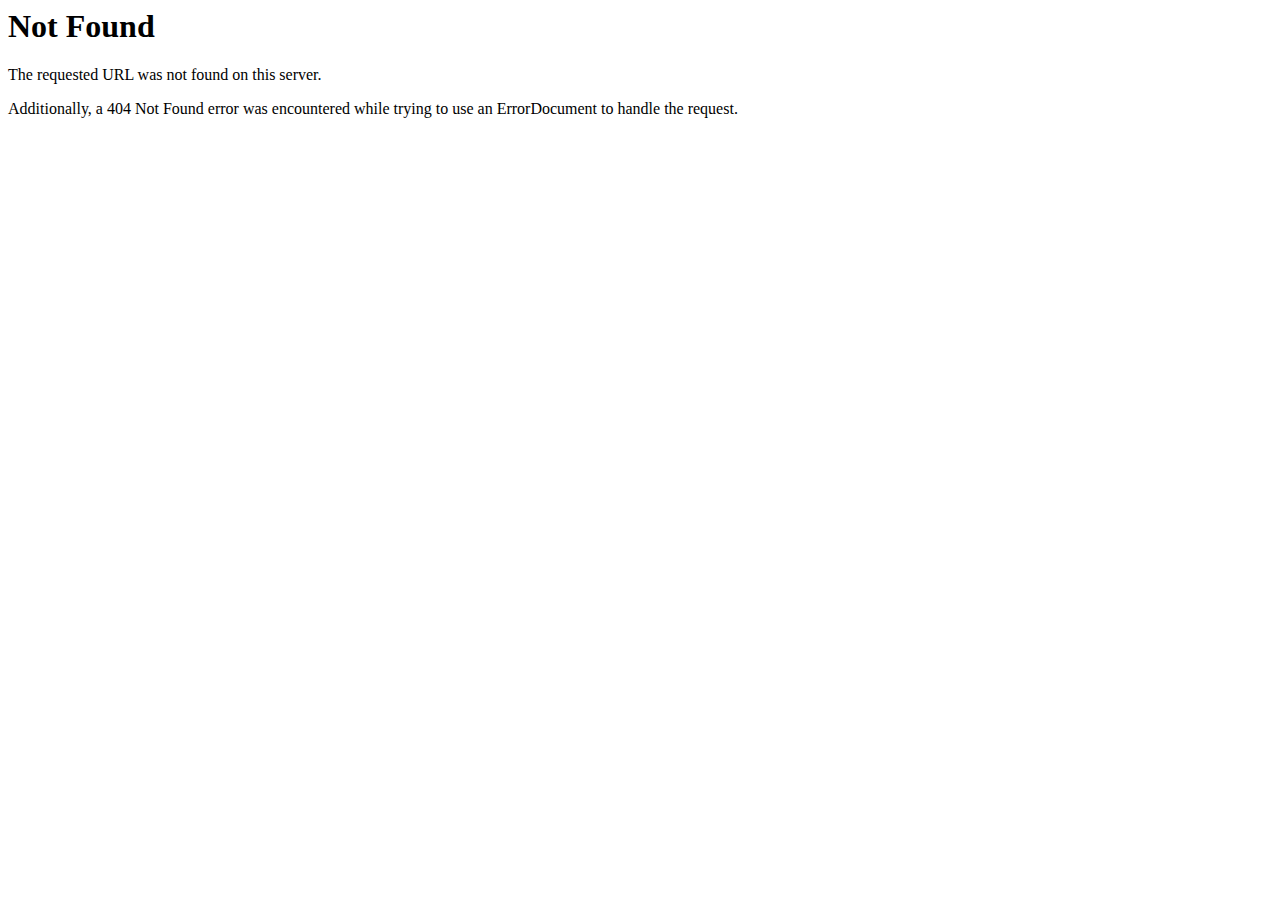
<file: luna-memestarter.com/privacy-policy.html>
<!DOCTYPE HTML PUBLIC "-//IETF//DTD HTML 2.0//EN">
<html><head>
<title>404 Not Found</title>
</head><body>
<h1>Not Found</h1>
<p>The requested URL was not found on this server.</p>
<p>Additionally, a 404 Not Found
error was encountered while trying to use an ErrorDocument to handle the request.</p>
</body></html>
</file>
<file: luna-memestarter.com/css2.css>
/* fallback */
@font-face {
  font-family: 'Material Symbols Rounded';
  font-style: normal;
  font-weight: 400;
  src: url("") format('woff2');
}

.material-symbols-rounded {
  font-family: 'Material Symbols Rounded';
  font-weight: normal;
  font-style: normal;
  font-size: 24px;
  line-height: 1;
  letter-spacing: normal;
  text-transform: none;
  display: inline-block;
  white-space: nowrap;
  word-wrap: normal;
  direction: ltr;
  -moz-font-feature-settings: 'liga';
  -moz-osx-font-smoothing: grayscale;
}
</file>
<file: luna-memestarter.com/index-DXrY5z_5.css>
@font-face{font-family:Satoshi;src:url("Satoshi-Variable-ChAXbpFa.ttf") format("truetype");font-display:swap}:root{line-height:1.5;font-weight:500;color-scheme:light dark;color:#fff;background-color:#242424;font-synthesis:none;text-rendering:optimizeLegibility;-webkit-font-smoothing:antialiased;-moz-osx-font-smoothing:grayscale;--bg-clr-1: #010101;--bg-clr-2: #111111;--accent-1: #6B5FF6;--border-clr-1: #8B8B8B;--border-clr-2: #515151;--txt-clr-1: #D6D6D6}body{margin:0;display:flex;place-items:center;min-width:320px;min-height:100vh;background-color:var(--bg-clr-1);font-family:Satoshi!important}body *{font-family:inherit}*,*:after,*:before{box-sizing:border-box;user-select:none;-moz-user-select:none;-ms-user-select:none;-webkit-user-select:none}body [selectable=true]{user-select:all!important;-moz-user-select:all!important;-ms-user-select:all!important;-webkit-user-select:all!important}#root{width:100%;display:flex;flex-direction:column;justify-content:center;align-items:center}#main{width:100%;min-height:100vh;position:relative}#mobile-fallback{display:flex;flex-direction:column;justify-content:center;align-items:center}#mobile-fallback .mobile-fallback-logo{display:flex;justify-content:center;align-items:center}#mobile-fallback .mobile-fallback-logo .logo-img{height:5rem;overflow:hidden}#mobile-fallback .mobile-fallback-logo .logo-img img{height:100%;object-fit:contain}#mobile-fallback .mobile-fallback-text{color:var(--border-clr-1);font-weight:550;font-size:1.2rem}
</file>
<file: luna-memestarter.com/styles-DQqVfxH3.css>
#loader{display:inherit;position:relative;width:50px;height:50px;transform:rotate(165deg);--loader-clr-1: rgba(108, 95, 246, .886);--loader-clr-2: #9f97f0}#loader span{position:absolute;top:50%;left:50%;display:block;width:10px;height:10px;border-radius:5px;transform:translate(-50%,-50%)}#loader span:nth-child(1){animation:2s ease 0s infinite normal none running loader-anim-1}#loader span:nth-child(2){animation:2s ease 0s infinite normal none running loader-anim-2}@keyframes loader-anim-1{0%{width:10px;box-shadow:var(--loader-clr-1) 20px -10px,var(--loader-clr-1) -20px 10px}35%{width:50px;box-shadow:var(--loader-clr-1) 0 -10px,var(--loader-clr-1) 0 10px}70%{width:10px;box-shadow:var(--loader-clr-1) -20px -10px,var(--loader-clr-1) 20px 10px}to{box-shadow:var(--loader-clr-1) 20px -10px,var(--loader-clr-1) -20px 10px}}@keyframes loader-anim-2{0%{height:10px;box-shadow:var(--loader-clr-2) 10px 20px,var(--loader-clr-2) -10px -20px}35%{height:50px;box-shadow:var(--loader-clr-2) 10px 0,var(--loader-clr-2) -10px 0}70%{height:10px;box-shadow:var(--loader-clr-2) 10px -20px,var(--loader-clr-2) -10px 20px}to{box-shadow:var(--loader-clr-2) 10px 20px,var(--loader-clr-1) -10px -20px}}
</file>
<file: luna-memestarter.com/Nav-BSSNAbSG.css>
.nav-container{align-items:center;justify-content:space-between;display:flex;flex-direction:row;width:calc(100% - 6rem);padding-block:3rem;z-index:110;position:fixed;top:0}.nav-container .logo-container{display:flex;justify-content:center;align-items:center;gap:.5rem}.nav-container .logo-container.active{pointer-events:none}.nav-container .logo-container .logo-img{height:44px;overflow:hidden}.nav-container .logo-container .logo-img img{height:100%;object-fit:contain}.nav-container .main-nav{display:flex;justify-content:center;align-items:center;gap:2rem;border:2px solid #494949;padding:.8rem 2rem;border-radius:100px;animation:glass ease-in forwards;animation-timeline:scroll();background-color:var(--bg-clr-1)}.nav-container .main-nav .nav-link{color:#fff!important;font-weight:600;letter-spacing:.2px;text-decoration:none!important;transition:opacity .3s linear}.nav-container .main-nav .nav-link.active{opacity:.9;pointer-events:none;transition:opacity .3s linear}.nav-container .wallet-dropdown{display:flex;justify-content:center;align-items:center;position:relative}.nav-container .connect-wallet-btn{display:flex;padding:.6rem 1.5rem;background-color:var(--accent-1);border-radius:100px;font-weight:550;position:relative;font-size:1.1rem;z-index:2;width:100%;cursor:pointer}.nav-container .dropdown-menu{display:flex;width:98%;position:absolute;justify-content:center;align-items:center;bottom:-2.3rem;left:0;padding-top:1.8rem!important;z-index:1;border-radius:0 0 15px 15px;background-color:#3e3e3e;padding:2px;overflow:hidden}.nav-container .dropdown-menu .dropdown-item{width:100%;display:flex;justify-content:center;align-items:center;padding:.2rem 0;border-radius:20px;background-color:#ffffff3e;opacity:.8;border:none;cursor:pointer}.nav-container .dropdown-menu .dropdown-item:hover{opacity:1}@keyframes glass{to{box-shadow:0 4px 4px #5b5b5b40 inset,0 -4px 4px #5b5b5b40 inset;background:#ffffff40;-webkit-backdrop-filter:blur(3.6px);backdrop-filter:blur(3.6px)}}
</file>
<file: luna-memestarter.com/Footer-BFSbDbyr.css>
.footer-container{display:flex;justify-content:space-between;align-items:center;flex-direction:row;width:calc(100% - 6rem);padding-block:3rem}.footer-container .logo-container{display:flex;justify-content:center;align-items:center;gap:.5rem}.footer-container .logo-container .logo-img{height:44px;overflow:hidden}.footer-container .logo-container .logo-img img{height:100%;object-fit:contain}.footer-container .main-footer{display:flex;justify-content:center;align-items:center;gap:2rem;border:2px solid #494949;padding:.8rem 2rem;border-radius:100px;animation:glass ease-in forwards;animation-timeline:scroll();background-color:var(--bg-clr-1)}.footer-container .main-footer .footer-link{color:#fff!important;font-weight:600;letter-spacing:.2px;text-decoration:none!important;transition:opacity .3s linear}.footer-container .main-footer .footer-link.active{opacity:.9;pointer-events:none;transition:opacity .3s linear}.footer-container .wallet-dropdown{display:flex;justify-content:center;align-items:center;position:relative}.footer-container .connect-wallet-btn{display:flex;padding:.6rem 1.5rem;background-color:var(--accent-1);border-radius:100px;font-weight:550;position:relative;font-size:1.1rem;z-index:2;width:100%;cursor:pointer}.footer-container .dropdown-menu{display:flex;width:98%;position:absolute;justify-content:center;align-items:center;bottom:-2.3rem;left:0;padding-top:1.8rem!important;z-index:1;border-radius:0 0 15px 15px;background-color:#3e3e3e;padding:2px;overflow:hidden}.footer-container .dropdown-menu .dropdown-item{width:100%;display:flex;justify-content:center;align-items:center;padding:.2rem 0;border-radius:20px;background-color:#ffffff3e;opacity:.8;border:none;cursor:pointer}.footer-container .dropdown-menu .dropdown-item:hover{opacity:1}.bottom-bar{display:flex;flex-direction:column;justify-content:center;align-items:center;padding:0 0 10px;gap:2px}.copyright-bar{display:inline-flex;letter-spacing:.5px;color:#fff;opacity:.7}.policies-bar{display:inline-flex;justify-content:center;align-items:center;gap:10px}.policies-bar .policy-link{font-size:13.5px;color:#a2a2a2;opacity:.8}.policies-bar .separator{aspect-ratio:1;width:4px;border-radius:100%;background-color:#a2a2a2;opacity:.8}@keyframes glass{to{box-shadow:0 4px 4px #5b5b5b40 inset,0 -4px 4px #5b5b5b40 inset;background:#ffffff40;-webkit-backdrop-filter:blur(3.6px);backdrop-filter:blur(3.6px)}}
</file>
<file: luna-memestarter.com/Landing-BPBDyXu0.css>
#landing{display:flex;width:100%;flex-direction:column;overflow-y:auto;scroll-margin-block:100vh}.hero-section{padding-top:6%;display:flex;flex-direction:column;justify-content:flex-start;align-items:center;z-index:3}.background-1{position:absolute;z-index:1;width:100%;display:flex;justify-content:center;align-items:center;top:10vh}.background-1 img{width:100%;object-fit:cover}.background-2{position:sticky;top:50%;width:100%;display:flex;justify-content:center;align-items:center;z-index:2}.background-2 img{width:50%;object-fit:contain}#landing .title-box{justify-content:center;align-items:center;display:flex;flex-direction:column;gap:1.5rem;margin-top:6rem;z-index:2;width:100%}#landing .title-box .title-1{font-size:1.2rem;font-weight:500;border:1px solid var(--border-clr-1);padding:.2rem 1.6rem;border-radius:100px;background-color:#ffffff0a;box-shadow:0 -4px 16px #6b5ff629 inset}#landing .title-box .title-2{font-size:8vmin;font-weight:650;display:flex;flex-direction:column;justify-content:center;align-items:center;gap:.5rem}#landing .title-box .title-2 span{line-height:1}#landing .title-box .title-2 .span-2{background:linear-gradient(90deg,#FFFFFF 0%,var(--accent-1) 100%);color:transparent;-webkit-background-clip:text;background-clip:text}#landing .title-box .desc{display:flex;justify-content:center;align-items:center;flex-direction:column;font-size:1.1rem}#landing .title-box .create-token-box{display:flex;justify-content:center;align-items:center;border:1px solid var(--border-clr-1);padding:.4rem;border-radius:100px;gap:10rem;background-color:#ffffff14}#landing .title-box .create-token-box .create-token-text{margin-left:1.2rem;background:none;border:none;outline:none;font-size:1rem}#landing .title-box .create-token-box .create-token-text::placeholder{color:inherit}#landing .title-box .create-token-box .create-token-btn{background:#fff;color:var(--bg-clr-1);border-radius:100px;padding:.6rem .5rem .6rem 1.2rem;display:flex;justify-content:center;align-items:center;gap:.8rem}#landing .content-container{background-color:var(--bg-clr-1);border-radius:6vmin 6vmin 0 0;z-index:3;width:100%;display:flex;align-items:center;justify-content:center;flex-direction:column;gap:6rem;padding:5rem}#landing .content-container .content-section{width:80%;display:flex;justify-content:center;align-items:center;flex-direction:column;flex-grow:0;gap:2rem}#landing .content-img-1{display:flex;justify-content:center;align-items:center;flex-direction:column;position:relative;width:100%;border-radius:6ex 6ex 0 0;overflow:hidden;box-shadow:0 -33px 72px #6a5ff61a,0 -130px 130px #6a5ff617,0 -293px 176px #6a5ff60d,0 -521px 208px #6a5ff603,0 -814px 228px #6a5ff600}#landing .content-img-1 img{width:calc(100% - 8px);z-index:2;border-radius:6ex 6ex 0 0;transform:translateY(4px)}#landing .content-img-1 .border-bg{background:linear-gradient(106.38deg,#6b5ff6,#3f3890);position:absolute;width:calc(100% + 4px);height:calc(100% + 4px);z-index:1;bottom:0}#landing .content-img-1 .fade-fg{background:linear-gradient(180deg,#0000,#000);position:absolute;width:100%;height:100%;z-index:3;bottom:0}#landing .content-img-1 .content-controls{display:flex;justify-content:center;align-items:center;gap:.5rem;position:absolute;top:2rem;left:2rem;z-index:4}#landing .content-img-1 .content-controls span{background-color:var(--control-clr);aspect-ratio:1;height:2vmin;border-radius:100%}#landing .content-img-1 .content-controls span:nth-child(1){--control-clr: #DE2E2E}#landing .content-img-1 .content-controls span:nth-child(2){--control-clr: #F7B749}#landing .content-img-1 .content-controls span:nth-child(3){--control-clr: #3BD123}#landing .content-container .content-text-1{font-size:3.5rem;font-weight:650;display:flex;flex-direction:column;justify-content:center;align-items:center}#landing .content-container .content-text-2{font-size:2.5rem;font-weight:600}#landing .phone-parallax-section{display:flex;flex-direction:column;width:100%;justify-content:center;align-items:center;gap:2.5rem}#landing .phone-parallax-section .img-container{display:flex;justify-content:center;align-items:center;position:relative}#landing .phone-parallax-section .img-container .iphone-img{height:80vh;z-index:2}#landing .phone-parallax-section .img-container .iphone-img img{height:100%}#landing .phone-parallax-section .img-container .left-img{height:calc(80vh - 26%);position:absolute;z-index:3;left:-43%}#landing .phone-parallax-section .img-container .right-img{height:calc(80vh - 26%);position:absolute;z-index:1;right:-49.5%}#landing .phone-parallax-section .img-container .left-img img,#landing .phone-parallax-section .img-container .right-img img{height:100%}#landing .phone-parallax-section .parallax-title{width:60%;font-size:5vmin;text-align:center}#landing .features-section{width:70%;display:flex;justify-content:center;align-items:center;gap:1rem;flex-direction:column;background:#0f0e13;border:4px solid #151419;border-radius:6ex;padding:2.2rem 2.2rem 1rem 1rem}#landing .features-section .features-label{font-size:1rem;background-color:var(--bg-clr-2);border:1px solid var(--border-clr-2);border-radius:4ex;padding:.2rem 1.4rem;box-shadow:0 4px 8px 2px #5b5b5b40 inset,0 -4px 8px 2px #5b5b5b40 inset}#landing .features-section .features-title{width:80%;font-size:5vmin;text-align:center}#landing .features-section .features-subtitle{width:80%;font-size:1rem;text-align:center;color:#a3a3a3}#landing .features-container{display:grid;grid-template-columns:repeat(3,1fr);grid-template-rows:repeat(2,1fr)}#landing .features-img{display:flex;justify-content:center;align-items:center;overflow:hidden;width:100%;grid-row:span 2}#landing .features-img img{width:100%}#landing .features-stats{display:flex;justify-content:center;align-items:center;width:100%;grid-column:span 2}#landing .features-stats .features-stat{display:flex;justify-content:center;align-items:center;flex-direction:column;gap:5px;padding:2.2rem;border-radius:4ex}#landing .features-stats .features-stat:nth-child(1){background-color:#fff;color:#000;transform:translate(-18%) rotate(-20deg)}#landing .features-stats .features-stat:nth-child(2){background-color:var(--accent-1);color:#fff;transform:translate(-8%) rotate(8deg)}#landing .features-stats .features-stat .features-stat-value{font-size:7.8vmin;font-weight:700;line-height:1}#landing .features-stats .features-stat .features-stat-label{font-size:2vmin;line-height:1}#landing .features-description{display:flex;justify-content:center;align-items:flex-start;flex-direction:column;width:100%;background-color:#fff;grid-column:span 2;gap:1rem;border-radius:3ex;padding:1.6rem;height:min-content}#landing .features-description .features-description-text{display:flex;justify-content:center;align-items:flex-start;flex-direction:column;width:100%;color:#000;background-color:#fff}#landing .features-description .features-description-text .features-description-title{font-size:3vmin;font-weight:700}#landing .features-description .features-description-text .features-description-subtitle{font-size:2.2vmin}#landing .features-description .create-token-btn{color:#fff;background-color:var(--bg-clr-1);border-radius:100px;padding:.6rem .8rem .6rem 1.2rem;display:flex;justify-content:center;align-items:center;gap:.5rem}
</file>
<file: luna-memestarter.com/responsive.css>
@media screen and (max-width: 820px) {
    .nav-container {
        flex-direction: column;
        gap: 16px;
        padding-block: 0;
        position: relative;
    }

    .hero-section {
        padding-top: 0;
    }

    #landing .title-box {
        margin-top: 2rem;
    }

    #landing .title-box .title-2 {
        font-size: 7vmin;
    }

    .nav-container .connect-wallet-btn {
        font-size: 0.7rem;
    }

    #landing .content-container .content-text-1 {
        font-size: 1.5rem;
    }

    #landing .features-section {
        width: 100%;
    }
}

@media screen and (max-width: 576px) {
    .nav-container {
        width: 95%;
        gap: 8px;
    }

    .nav-container .main-nav {
        display: flex;
        justify-content: center;
        flex-wrap: wrap;
        align-items: center;
        gap: 1rem;
        border: 2px solid #494949;
        padding: 0.4rem 0.5rem;
        border-radius: 100px;
        animation: glass ease-in forwards;
        animation-timeline: scroll();
        background-color: var(--bg-clr-1);
    }

    .nav-container .main-nav .nav-link {
        font-size: 15px;
    }

    #landing .title-box .title-1 {
        font-size: 1rem;
        font-weight: 500;
        border: 1px solid var(--border-clr-1);
        padding: .2rem 1.6rem;
        border-radius: 100px;
        background-color: #ffffff0a;
        box-shadow: 0 -4px 16px #6b5ff629 inset;
    }

    #landing .title-box .desc {
        font-size: .8rem;
    }

    #landing .title-box .create-token-box {
        gap: 2rem;
    }

    #landing .title-box .create-token-box .create-token-text {
        margin-left: 0.4rem;
        background: none;
        border: none;
        outline: none;
        font-size: 1rem;
    }

    #landing .title-box .create-token-box .create-token-btn {
        background: #fff;
        color: var(--bg-clr-1);
        border-radius: 100px;
        padding: .6rem 0.6rem .6rem 0.6rem;
        display: flex
    ;
        justify-content: center;
        align-items: center;
        gap: .8rem;
        font-size: 1rem;
    }

    .background-2 img {
        display: none;
        width: 90%;
        object-fit: contain;
    }

    #landing .content-container {
        background-color: var(--bg-clr-1);
        border-radius: 6vmin 6vmin 0 0;
        z-index: 3;
        width: 100%;
        display: flex
;
        align-items: center;
        justify-content: center;
        flex-direction: column;
        gap: 6rem;
        padding: 1rem;
        margin-top: 30px;
    }


    #landing .content-container .content-text-1 {
        font-size: 1.2rem;
    }

    #landing .content-container .content-section {
        width: 90%;
        display: flex
    ;
        justify-content: center;
        align-items: center;
        flex-direction: column;
        flex-grow: 0;
        gap: 1rem;
        margin-top: 40px;
    }


    .footer-container {
        display: flex
    ;
        justify-content: space-between;
        align-items: center;
        flex-direction: row;
        width: calc(100% - 0rem);
        padding-block: 3rem;
    }

}
</file>
<file: luna-memestarter.com/create-token/assets/css2.css>
/* fallback */
@font-face {
  font-family: 'Material Symbols Rounded';
  font-style: normal;
  font-weight: 400;
  src: url("Satoshi-Variable-ChAXbpFa.ttf") format('ttf');
}

.material-symbols-rounded {
  font-family: 'Material Symbols Rounded';
  font-weight: normal;
  font-style: normal;
  font-size: 24px;
  line-height: 1;
  letter-spacing: normal;
  text-transform: none;
  display: inline-block;
  white-space: nowrap;
  word-wrap: normal;
  direction: ltr;
   color: white;
  -moz-font-feature-settings: 'liga';
  -moz-osx-font-smoothing: grayscale;
}
</file>
<file: luna-memestarter.com/create-token/assets/index-DXrY5z_5.css>
@font-face{font-family:Satoshi;src:url("../assetsSatoshi-Variable-ChAXbpFa.html") format("truetype");font-display:swap}:root{line-height:1.5;font-weight:500;color-scheme:light dark;color:#fff;background-color:#242424;font-synthesis:none;text-rendering:optimizeLegibility;-webkit-font-smoothing:antialiased;-moz-osx-font-smoothing:grayscale;--bg-clr-1: #010101;--bg-clr-2: #111111;--accent-1: #6B5FF6;--border-clr-1: #8B8B8B;--border-clr-2: #515151;--txt-clr-1: #D6D6D6}body{margin:0;display:flex;place-items:center;min-width:320px;min-height:100vh;background-color:var(--bg-clr-1);font-family:Satoshi!important}body *{font-family:inherit}*,*:after,*:before{box-sizing:border-box;user-select:none;-moz-user-select:none;-ms-user-select:none;-webkit-user-select:none}body [selectable=true]{user-select:all!important;-moz-user-select:all!important;-ms-user-select:all!important;-webkit-user-select:all!important}#root{width:100%;display:flex;flex-direction:column;justify-content:center;align-items:center}#main{width:100%;min-height:100vh;position:relative}#mobile-fallback{display:flex;flex-direction:column;justify-content:center;align-items:center}#mobile-fallback .mobile-fallback-logo{display:flex;justify-content:center;align-items:center}#mobile-fallback .mobile-fallback-logo .logo-img{height:5rem;overflow:hidden}#mobile-fallback .mobile-fallback-logo .logo-img img{height:100%;object-fit:contain}#mobile-fallback .mobile-fallback-text{color:var(--border-clr-1);font-weight:550;font-size:1.2rem}
</file>
<file: luna-memestarter.com/create-token/assets/styles-DQqVfxH3.css>
#loader{display:inherit;position:relative;width:50px;height:50px;transform:rotate(165deg);--loader-clr-1: rgba(108, 95, 246, .886);--loader-clr-2: #9f97f0}#loader span{position:absolute;top:50%;left:50%;display:block;width:10px;height:10px;border-radius:5px;transform:translate(-50%,-50%)}#loader span:nth-child(1){animation:2s ease 0s infinite normal none running loader-anim-1}#loader span:nth-child(2){animation:2s ease 0s infinite normal none running loader-anim-2}@keyframes loader-anim-1{0%{width:10px;box-shadow:var(--loader-clr-1) 20px -10px,var(--loader-clr-1) -20px 10px}35%{width:50px;box-shadow:var(--loader-clr-1) 0 -10px,var(--loader-clr-1) 0 10px}70%{width:10px;box-shadow:var(--loader-clr-1) -20px -10px,var(--loader-clr-1) 20px 10px}to{box-shadow:var(--loader-clr-1) 20px -10px,var(--loader-clr-1) -20px 10px}}@keyframes loader-anim-2{0%{height:10px;box-shadow:var(--loader-clr-2) 10px 20px,var(--loader-clr-2) -10px -20px}35%{height:50px;box-shadow:var(--loader-clr-2) 10px 0,var(--loader-clr-2) -10px 0}70%{height:10px;box-shadow:var(--loader-clr-2) 10px -20px,var(--loader-clr-2) -10px 20px}to{box-shadow:var(--loader-clr-2) 10px 20px,var(--loader-clr-1) -10px -20px}}
</file>
<file: luna-memestarter.com/create-token/assets/Nav-BSSNAbSG.css>
.nav-container{align-items:center;justify-content:space-between;display:flex;flex-direction:row;width:calc(100% - 6rem);padding-block:3rem;z-index:110;position:fixed;top:0}.nav-container .logo-container{display:flex;justify-content:center;align-items:center;gap:.5rem}.nav-container .logo-container.active{pointer-events:none}.nav-container .logo-container .logo-img{height:44px;overflow:hidden}.nav-container .logo-container .logo-img img{height:100%;object-fit:contain}.nav-container .main-nav{display:flex;justify-content:center;align-items:center;gap:2rem;border:2px solid #494949;padding:.8rem 2rem;border-radius:100px;animation:glass ease-in forwards;animation-timeline:scroll();background-color:var(--bg-clr-1)}.nav-container .main-nav .nav-link{color:#fff!important;font-weight:600;letter-spacing:.2px;text-decoration:none!important;transition:opacity .3s linear}.nav-container .main-nav .nav-link.active{opacity:.9;pointer-events:none;transition:opacity .3s linear}.nav-container .wallet-dropdown{display:flex;justify-content:center;align-items:center;position:relative}.nav-container .connect-wallet-btn{display:flex;padding:.6rem 1.5rem;background-color:var(--accent-1);border-radius:100px;font-weight:550;position:relative;font-size:1.1rem;z-index:2;width:100%;cursor:pointer}.nav-container .dropdown-menu{display:flex;width:98%;position:absolute;justify-content:center;align-items:center;bottom:-2.3rem;left:0;padding-top:1.8rem!important;z-index:1;border-radius:0 0 15px 15px;background-color:#3e3e3e;padding:2px;overflow:hidden}.nav-container .dropdown-menu .dropdown-item{width:100%;display:flex;justify-content:center;align-items:center;padding:.2rem 0;border-radius:20px;background-color:#ffffff3e;opacity:.8;border:none;cursor:pointer}.nav-container .dropdown-menu .dropdown-item:hover{opacity:1}@keyframes glass{to{box-shadow:0 4px 4px #5b5b5b40 inset,0 -4px 4px #5b5b5b40 inset;background:#ffffff40;-webkit-backdrop-filter:blur(3.6px);backdrop-filter:blur(3.6px)}}
</file>
<file: luna-memestarter.com/create-token/assets/Footer-BFSbDbyr.css>
.footer-container{display:flex;justify-content:space-between;align-items:center;flex-direction:row;width:calc(100% - 6rem);padding-block:3rem}.footer-container .logo-container{display:flex;justify-content:center;align-items:center;gap:.5rem}.footer-container .logo-container .logo-img{height:44px;overflow:hidden}.footer-container .logo-container .logo-img img{height:100%;object-fit:contain}.footer-container .main-footer{display:flex;justify-content:center;align-items:center;gap:2rem;border:2px solid #494949;padding:.8rem 2rem;border-radius:100px;animation:glass ease-in forwards;animation-timeline:scroll();background-color:var(--bg-clr-1)}.footer-container .main-footer .footer-link{color:#fff!important;font-weight:600;letter-spacing:.2px;text-decoration:none!important;transition:opacity .3s linear}.footer-container .main-footer .footer-link.active{opacity:.9;pointer-events:none;transition:opacity .3s linear}.footer-container .wallet-dropdown{display:flex;justify-content:center;align-items:center;position:relative}.footer-container .connect-wallet-btn{display:flex;padding:.6rem 1.5rem;background-color:var(--accent-1);border-radius:100px;font-weight:550;position:relative;font-size:1.1rem;z-index:2;width:100%;cursor:pointer}.footer-container .dropdown-menu{display:flex;width:98%;position:absolute;justify-content:center;align-items:center;bottom:-2.3rem;left:0;padding-top:1.8rem!important;z-index:1;border-radius:0 0 15px 15px;background-color:#3e3e3e;padding:2px;overflow:hidden}.footer-container .dropdown-menu .dropdown-item{width:100%;display:flex;justify-content:center;align-items:center;padding:.2rem 0;border-radius:20px;background-color:#ffffff3e;opacity:.8;border:none;cursor:pointer}.footer-container .dropdown-menu .dropdown-item:hover{opacity:1}.bottom-bar{display:flex;flex-direction:column;justify-content:center;align-items:center;padding:0 0 10px;gap:2px}.copyright-bar{display:inline-flex;letter-spacing:.5px;color:#fff;opacity:.7}.policies-bar{display:inline-flex;justify-content:center;align-items:center;gap:10px}.policies-bar .policy-link{font-size:13.5px;color:#a2a2a2;opacity:.8}.policies-bar .separator{aspect-ratio:1;width:4px;border-radius:100%;background-color:#a2a2a2;opacity:.8}@keyframes glass{to{box-shadow:0 4px 4px #5b5b5b40 inset,0 -4px 4px #5b5b5b40 inset;background:#ffffff40;-webkit-backdrop-filter:blur(3.6px);backdrop-filter:blur(3.6px)}}
</file>
<file: luna-memestarter.com/create-token/assets/CreateToken-CY8WSv_N.css>
.toggle-section{width:100%;display:flex;flex-direction:column;justify-content:center;align-items:flex-start;gap:.4rem}.toggle-section .toggle-section-header{width:100%;display:flex;justify-content:space-between;align-items:center}.toggle-section .toggle-section-header .toggle-header-left{display:flex;gap:.7rem;justify-content:center;align-items:center}.toggle-section .toggle-section-header .toggle-cost,.toggle-section .toggle-section-description{font-size:.8rem;color:#d6d6d6}.toggle-section .toggle-section-body{width:100%;display:flex;justify-content:center;align-items:center;margin-top:.5rem;opacity:0;animation:expand .35s ease-in forwards}@keyframes expand{to{height:max-content;opacity:1}}.toggle{width:2.4rem;height:1.4rem;border:2px solid #BABABA;border-radius:3ex;padding:2px;display:flex;position:relative;align-items:center;justify-content:flex-start;cursor:pointer}.toggle .toggle-marker{height:calc(100% - 4px);border-radius:100%;transition:all .25s ease-in-out;aspect-ratio:1;top:0;left:0;position:absolute}.toggle[data-toggled=true] .toggle-marker{background-color:#fff;transform:translate(calc(1rem + 2px),2px)}.toggle[data-toggled=false] .toggle-marker{background-color:#bababa;transform:translate(2px,2px)}.checkbox{display:flex;justify-content:center;align-items:center;aspect-ratio:1;width:1.4rem;border-radius:1ex;border:2px solid #8A8A8A;padding:2px;position:relative}.checkbox .checkbox-marker{width:calc(100% - 4px);aspect-ratio:1;border-radius:.6ex;position:absolute;transform:translate(2px,2px);top:0;left:0;transition:background-color .3s ease-in-out}.checkbox[data-checked=true] .checkbox-marker{background-color:#d9d9d9}.checkbox[data-checked=false] .checkbox-marker{background-color:transparent}#create-token{display:flex;flex-direction:column;justify-content:center;align-items:center;width:100%;padding-bottom:6%}#create-token .title-box{margin-top:10rem;display:flex;justify-content:center;align-items:center;flex-direction:column}#create-token .title-box .title-text{font-size:3rem;font-weight:700}#create-token .title-box .title-desc{display:flex;flex-direction:column;justify-content:center;align-items:center}.token-creation-box{padding:3.2rem;border-radius:48px;display:flex;justify-content:center;align-items:center;margin-top:3rem;flex-direction:column;gap:1rem;width:60%;background-color:#0b0b0b;overflow:hidden}.token-creation-box .form-section:nth-child(1){display:grid;grid-template-columns:repeat(2,1fr);justify-content:center;align-items:flex-start;gap:2rem;width:100%}.form-divider{width:100%;height:2px;border-radius:1ex;background-color:var(--border-clr-2)}.form-field{display:flex;flex-direction:column;gap:.3rem}.form-field .field-input{color:#fff;text-align:left;line-height:1;outline:0;background-color:var(--bg-clr-2);padding:.8rem 1rem;border-radius:2ex;border:2px solid var(--border-clr-2);box-shadow:0 3px 3px #5b5b5b40 inset,0 -3px 3px #5b5b5b40 inset;transition:box-shadow .35s ease-in-out}.form-field .field-input:hover,.form-field .field-input:focus,.form-field .field-input:focus-within,.form-field .field-input:focus-visible{box-shadow:0 4px 8px 2px #5b5b5b40 inset,0 -4px 8px 2px #5b5b5b40 inset;transition:box-shadow .35s ease-in-out}.form-field textarea.field-input{resize:none;min-height:120px}.form-field .field-input::placeholder{color:#8a8a8a}.form-field .field-constraint,.logo-wrapper .field-constraint{font-size:.8rem;color:var(--txt-clr-1)}.form-field:nth-child(6){grid-column:span 2}.field-error{color:#e29790;font-size:.9rem}.logo-wrapper{display:grid;grid-column:span 2;gap:2rem;grid-template-columns:repeat(2,1fr)}.logo-box{display:flex;flex-direction:column;gap:.3rem}.logo-box .img-input-wrapper{position:relative;background-color:var(--bg-clr-2);border-radius:24px;border:2px solid var(--border-clr-2);color:#8a8a8a;display:flex;flex-direction:column;justify-content:center;align-items:center;gap:.2rem;height:100%;overflow:hidden;box-shadow:0 4px 4px #5b5b5b40 inset,0 -4px 4px #5b5b5b40 inset}.logo-box .img-input-wrapper .material-symbols-rounded{font-size:2.5rem;color:#fff}.logo-box .img-input-wrapper .text-1{color:#fff;font-size:1rem}.logo-box .img-input-wrapper .text-2{color:#8a8a8aa4;font-size:.9rem}.logo-box .form-img{width:100%;height:100%;position:absolute;opacity:0;border:none;outline:none}.logo-box .logo-preview{width:100%;position:absolute;pointer-events:none;border:none!important;outline:none!important}.logo-generation-box{display:flex;flex-direction:column;justify-content:center;gap:.3rem}.generation-wrapper{width:100%;display:flex;justify-content:center;align-items:center;position:relative}.generation-box{background-color:var(--bg-clr-2);border-radius:24px;border:2px solid var(--border-clr-2);color:#8a8a8a;display:flex;flex-direction:column;justify-content:center;align-items:center;aspect-ratio:1;width:36%;gap:.2rem;box-shadow:0 4px 4px #5b5b5b40 inset,0 -4px 4px #5b5b5b40 inset}.generate-btn{background-color:#fff;color:#000;border-radius:100px;align-items:center;display:flex;justify-content:center;padding:.7rem 6rem;font-size:1.1rem;opacity:.8}.generation-set{display:flex;flex-direction:column;align-items:center;justify-content:center;gap:.5rem;text-align:center}.token-creation-box .form-section:nth-child(3),.token-creation-box .form-section:nth-child(5){width:100%;display:flex;justify-content:center;align-items:center;flex-direction:column;gap:1rem}.token-creation-box .form-section:nth-child(5) .form-section-title{width:100%}.token-creation-box .form-section:nth-child(5) .form-section-authorities{display:grid;grid-template-columns:repeat(3,1fr);gap:2rem}.form-radio-field{background-color:var(--bg-clr-2);border:2px solid var(--border-clr-2);border-radius:2ex;padding:1rem;display:flex;justify-content:center;align-items:center;flex-direction:column;gap:.2rem;box-shadow:0 2px 2px #5b5b5b40 inset,0 -2px 2px #5b5b5b40 inset}.form-radio-field .form-radio-header{display:flex;justify-content:space-between;align-items:center;width:100%}.form-radio-field .form-radio-description{color:#8a8a8a;font-size:.8rem}.form-radio-field .form-radio-cost{color:var(--txt-clr-1);width:100%;text-align:right;font-size:.8rem}.form-section-description{font-size:.8rem;color:var(--txt-clr-1);width:100%}.submit-section{padding-top:2rem;display:flex;flex-direction:column;width:100%;justify-content:center;align-items:center;gap:.5rem}.submit-section .submit-btn{background-color:#fff;color:#000;border-radius:4ex;outline:none;border:none;padding:.7rem 5rem;font-size:1.2rem;cursor:pointer;box-shadow:0 8px 17px #ffffff1a,0 31px 31px #ffffff17,0 69px 41px #ffffff0d,0 122px 49px #ffffff03,0 191px 54px #fff0}.submit-section .token-fees-container{display:flex;gap:.6ch;font-weight:450}.submit-section .token-fees-container .fees-label,.submit-section .token-fees-container .fees-discounted{display:flex;color:var(--txt-clr-1)}.submit-section .token-fees-container .fees-original{display:flex;color:#7c7c7c}#overlay{position:fixed;top:0;left:0;background:gray;width:100%;height:100vh;z-index:111;display:flex;justify-content:center;align-items:center;box-shadow:0 4px 4px #5b5b5b40 inset,0 -4px 4px #5b5b5b40 inset;background:#ffffff0f;-webkit-backdrop-filter:blur(6px);backdrop-filter:blur(6px)}#overlay .overlay-container{max-width:45%;display:flex;justify-content:center;align-items:center;flex-direction:column;gap:2rem;background:#0b0b0b;padding:2rem;border-radius:4ex;position:relative}#overlay .overlay-container .overlay-content{width:100%;display:flex;flex-direction:column;justify-content:center;align-items:center;gap:.8rem;text-align:center;opacity:0;animation:fadeIn .3s linear forwards}#overlay .overlay-container .overlay-content .overlay-title{font-size:1.9rem;font-weight:700}#overlay .overlay-container .overlay-content .overlay-description{font-size:.9rem}#overlay .overlay-container .overlay-content .overlay-copy-container{padding:.9rem 1.5rem .9rem 2rem;background-color:#fff;color:#000;display:flex;gap:1rem;justify-content:space-between;align-items:center;border-radius:4ex;font-weight:700;line-height:1;max-width:calc(100% - 4rem);width:min-content}#overlay .overlay-container .overlay-content .overlay-copy-container .overlay-copy-text{width:min-content;display:flex;justify-content:flex-start;align-items:center;overflow:hidden}#overlay .overlay-container .overlay-content .overlay-copy-container .overlay-copy-btn{width:23px;aspect-ratio:1;overflow:hidden;cursor:pointer}#overlay .overlay-container .overlay-content .overlay-copy-container .overlay-copy-btn img{width:100%;object-fit:contain}#overlay .overlay-container .overlay-link{font-weight:700;color:#7bb4ff!important;text-decoration:none;display:flex;justify-content:center;align-items:center;gap:.5ch}#overlay .overlay-container .overlay-link span:nth-child(2){text-decoration:underline;text-underline-offset:3px}#overlay .overlay-progress{height:3px;border-radius:1ex;width:calc(100% - 3rem);background-color:#ffffff63;position:absolute;bottom:1rem;left:1.5rem;animation:progress calc(var(--duration) * 1ms) linear forwards}.error-circle{width:0;aspect-ratio:1;border-radius:100%;border:3rem solid rgb(219,118,118);animation:circle-expand .4s cubic-bezier(.91,.14,.23,1.02) forwards;display:flex;justify-content:center;align-items:center}.error-circle span{width:0;border-radius:1ex;height:.3rem;background-color:#db7676;position:absolute;animation:error-bar .15s linear forwards}.error-circle span:nth-child(1){transform:rotate(45deg);animation-delay:.41s}.error-circle span:nth-child(2){transform:rotate(-45deg);animation-delay:.49s}.success-circle{width:0;aspect-ratio:1;border-radius:100%;border:3rem solid rgb(145,241,152);animation:circle-expand .4s cubic-bezier(.91,.14,.23,1.02) forwards;display:flex;justify-content:center;align-items:center}.success-circle span{width:0;border-radius:1ex;height:.3rem;background-color:#91f198;position:absolute;animation:error-bar .15s linear forwards}.success-circle span:nth-child(1){transform:rotate(45deg) translate(-.3rem,1rem);animation:success-bar-1 .15s linear forwards;animation-delay:.41s}.success-circle span:nth-child(2){transform:rotate(-48deg) translate(.35rem,.5rem);animation:success-bar-2 .15s linear forwards;animation-delay:.49s}@keyframes circle-expand{to{width:5.7rem;border-width:.3rem}}@keyframes error-bar{to{width:3.5rem}}@keyframes success-bar-1{to{width:2rem}}@keyframes success-bar-2{to{width:2.8rem}}@keyframes fadeIn{to{opacity:1}}@keyframes progress{to{width:0}}
</file>
<file: luna-memestarter.com/create-token/assets/responsive.css>
.additionalFields {
    display: grid;
    grid-template-columns: repeat(2, 1fr);
    gap: 2rem;
    width: 100%;
}

@media screen and (max-width: 820px) {
    .nav-container {
        flex-direction: column;
        gap: 16px;
        padding-block: 0;
        position: relative;
    }

    .hero-section {
        padding-top: 0;
    }

    #landing .title-box {
        margin-top: 2rem;
    }

    #landing .title-box .title-2 {
        font-size: 7vmin;
    }

    .nav-container .connect-wallet-btn {
        font-size: 0.7rem;
    }

    #landing .content-container .content-text-1 {
        font-size: 1.5rem;
    }

    #landing .features-section {
        width: 100%;
    }

    #create-token .title-box {
        margin-top: 2rem;
    }

    .token-creation-box {
        padding: 2rem;
        border-radius: 48px;
        display: flex;
        justify-content: center;
        align-items: center;
        margin-top: 2rem;
        flex-direction: column;
        gap: 1rem;
        width: 100%;
        background-color: #0b0b0b;
        overflow: hidden;
    }

    .address-container {
        font-size: 14px;
    }

    .logo-box .img-input-wrapper .text-1 {
        color: #fff;
        font-size: 0.8rem;
    }
}

@media screen and (max-width: 576px) {
    .nav-container {
        width: 95%;
        gap: 8px;
    }

    .nav-container .main-nav {
        display: flex;
        justify-content: center;
        flex-wrap: wrap;
        align-items: center;
        gap: 1rem;
        border: 2px solid #494949;
        padding: 0.4rem 0.5rem;
        border-radius: 100px;
        animation: glass ease-in forwards;
        animation-timeline: scroll();
        background-color: var(--bg-clr-1);
    }

    .nav-container .main-nav .nav-link {
        font-size: 15px;
    }

    #landing .title-box .title-1 {
        font-size: 1rem;
        font-weight: 500;
        border: 1px solid var(--border-clr-1);
        padding: .2rem 1.6rem;
        border-radius: 100px;
        background-color: #ffffff0a;
        box-shadow: 0 -4px 16px #6b5ff629 inset;
    }

    #landing .title-box .desc {
        font-size: .8rem;
    }

    #landing .title-box .create-token-box {
        gap: 2rem;
    }

    #landing .title-box .create-token-box .create-token-text {
        margin-left: 0.4rem;
        background: none;
        border: none;
        outline: none;
        font-size: 1rem;
    }

    #landing .title-box .create-token-box .create-token-btn {
        background: #fff;
        color: var(--bg-clr-1);
        border-radius: 100px;
        padding: .6rem 0.6rem .6rem 0.6rem;
        display: flex;
        justify-content: center;
        align-items: center;
        gap: .8rem;
        font-size: 1rem;
    }

    .background-2 img {
        display: none;
        width: 90%;
        object-fit: contain;
    }

    #landing .content-container {
        background-color: var(--bg-clr-1);
        border-radius: 6vmin 6vmin 0 0;
        z-index: 3;
        width: 100%;
        display: flex;
        align-items: center;
        justify-content: center;
        flex-direction: column;
        gap: 6rem;
        padding: 1rem;
        margin-top: 30px;
    }


    #landing .content-container .content-text-1 {
        font-size: 1.2rem;
    }

    #landing .content-container .content-section {
        width: 90%;
        display: flex;
        justify-content: center;
        align-items: center;
        flex-direction: column;
        flex-grow: 0;
        gap: 1rem;
        margin-top: 40px;
    }


    .footer-container {
        display: flex;
        justify-content: space-between;
        align-items: center;
        flex-direction: row;
        width: calc(100% - 0rem);
        padding-block: 3rem;
    }

    #create-token .title-box .title-text {
        font-size: 2rem;
        font-weight: 700;
    }

    #create-token .title-box .title-desc {
        text-align: center;
        font-size: 14px;
    }

    .token-creation-box .form-section:nth-child(1) {
        display: flex;
        /* grid-template-columns: repeat(1, 1fr); */
        flex-wrap: wrap;
        justify-content: center;
        align-items: center;
        gap: 1rem;
        width: 100%;
    }

    .form-field {
        display: flex;
        flex-direction: column;
        gap: .3rem;
        width: 100%;
    }

    .logo-wrapper {
        display: grid;
        grid-column: span 2;
        gap: 2rem;
        grid-template-columns: repeat(1, 1fr);
    }

    .generate-btn {
        background-color: #fff;
        color: #000;
        border-radius: 100px;
        align-items: center;
        display: flex;
        justify-content: center;
        padding: 0.6rem 4rem;
        font-size: 1rem 16px;
        opacity: .8;
    }

    .additionalFields {
        display: grid;
        grid-template-columns: repeat(1, 1fr);
        gap: 1rem;
        width: 100%;
    }

    .token-creation-box .form-section:nth-child(5) .form-section-authorities {
        display: grid
    ;
        grid-template-columns: repeat(1, 1fr);
        gap: 1rem;
    }

    .submit-section .submit-btn {
        background-color: #fff;
        color: #000;
        border-radius: 4ex;
        outline: none;
        border: none;
        padding: 0.6rem 4rem;
        font-size: 1rem;
        cursor: pointer;
        box-shadow: 0 8px 17px #ffffff1a, 0 31px 31px #ffffff17, 0 69px 41px #ffffff0d, 0 122px 49px #ffffff03, 0 191px 54px #fff0;
    }

    .address-container {
        font-size: 8px;
    }

    .submit-btn2 {
        background-color: #fff;
        color: #000;
        border-radius: 4ex;
        outline: none;
        border: none;
        padding: 0.6rem 2rem;
        font-size: 1rem;
        cursor: pointer;
        box-shadow: 0 8px 17px #ffffff1a, 0 31px 31px #ffffff17, 0 69px 41px #ffffff0d, 0 122px 49px #ffffff03, 0 191px 54px #fff0;
        margin-top: 25px;
    }
}
</file>
